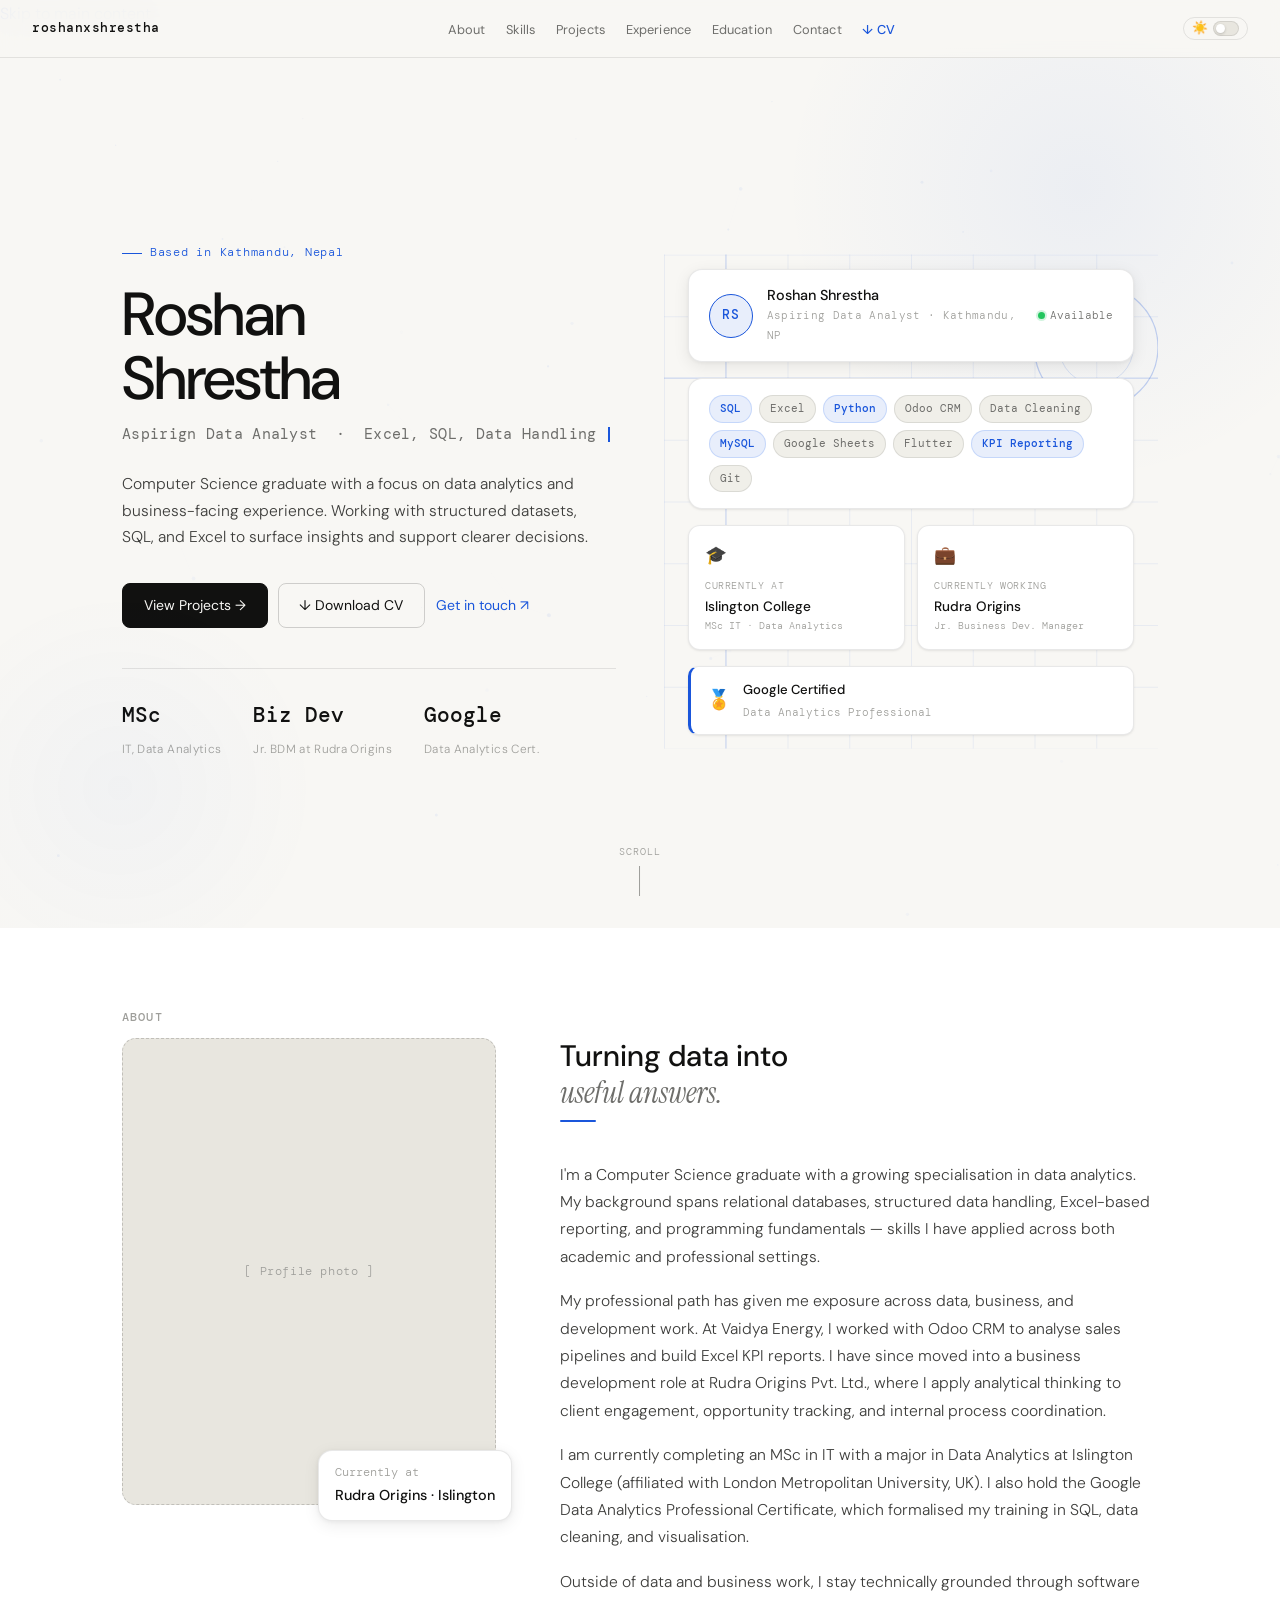
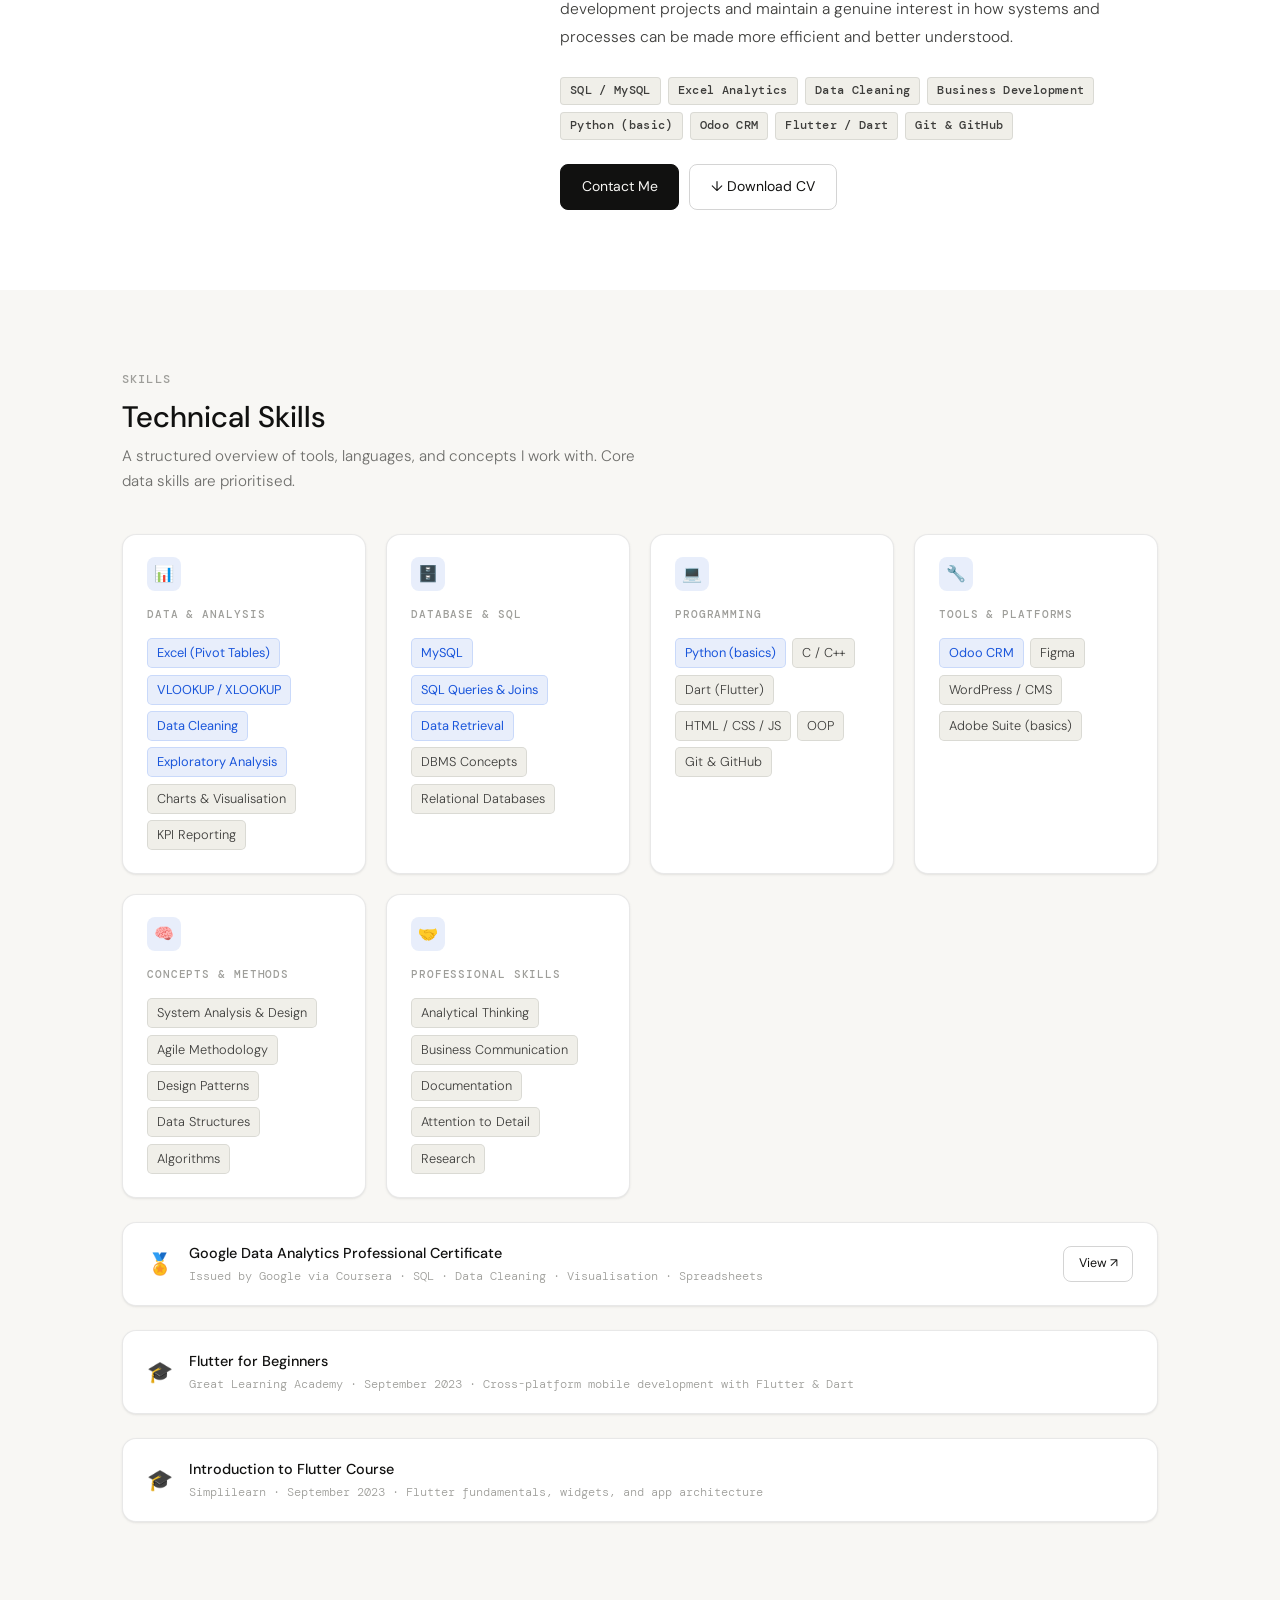
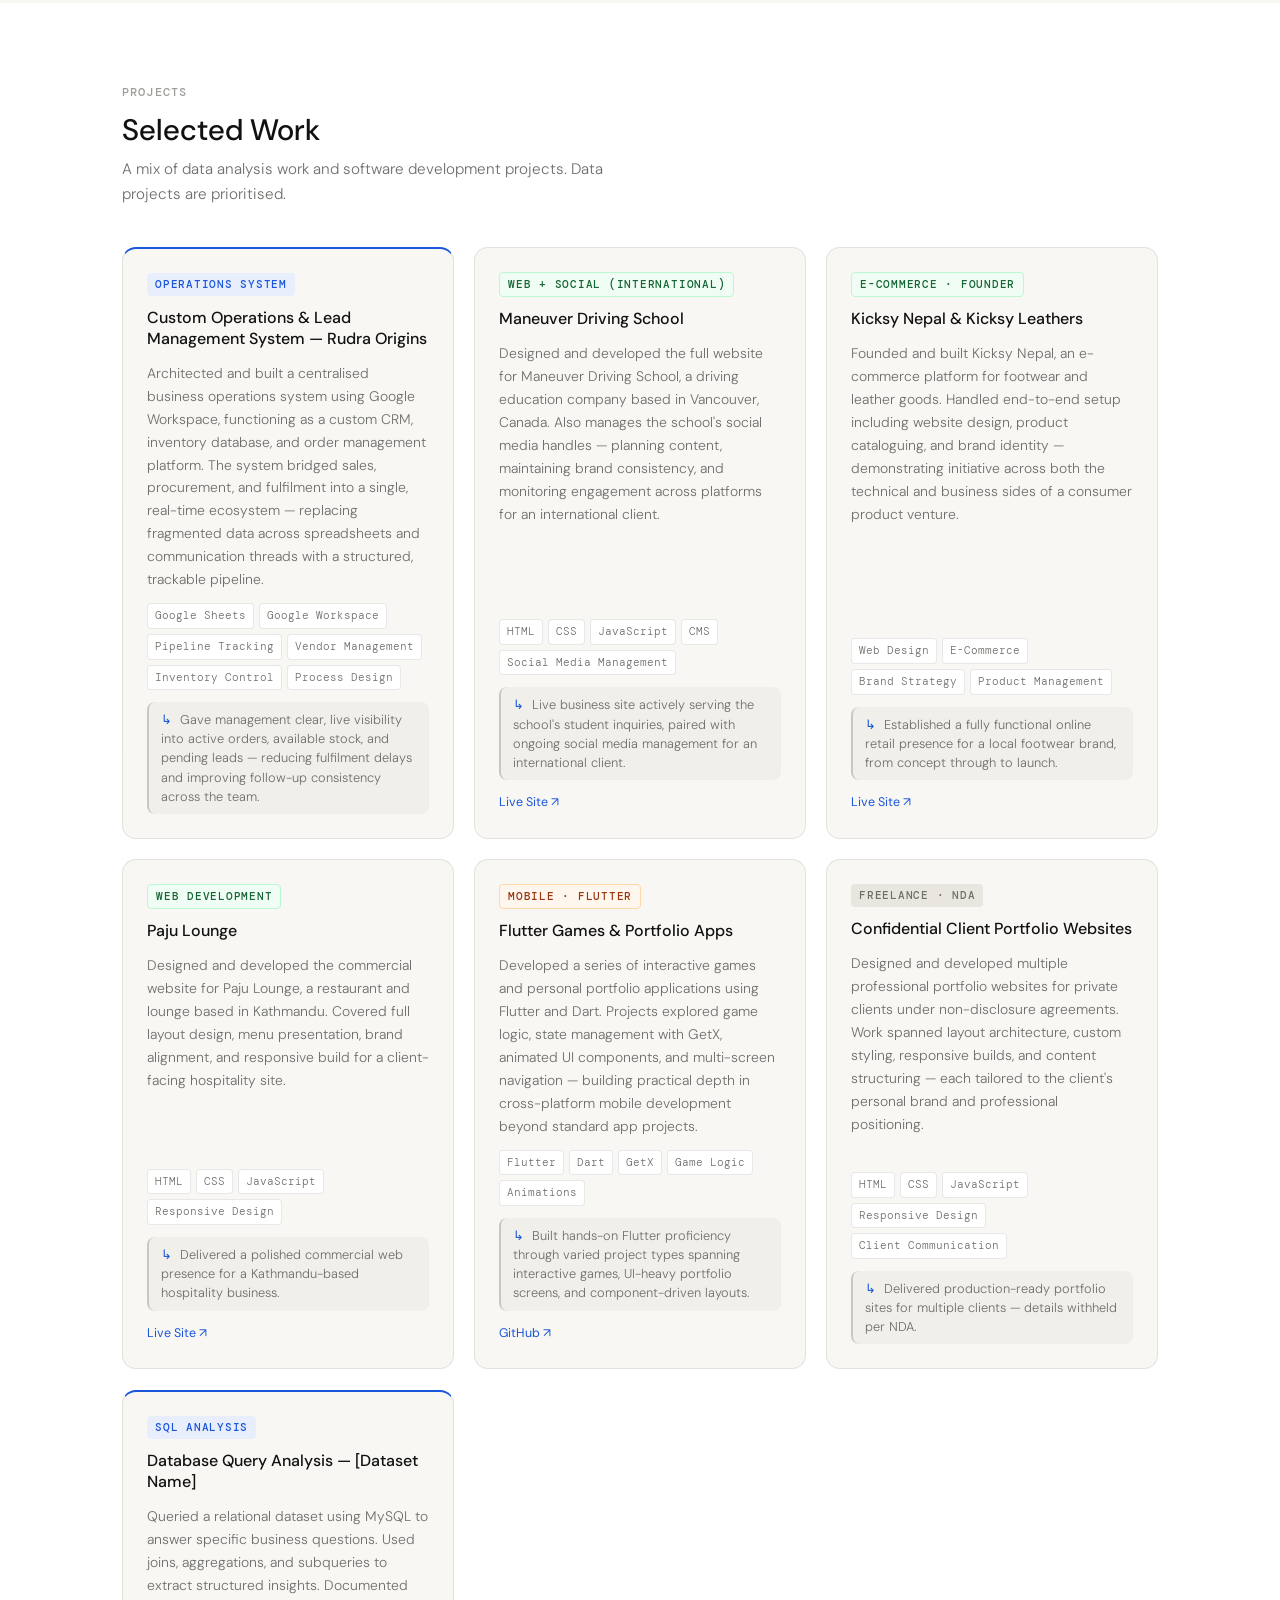
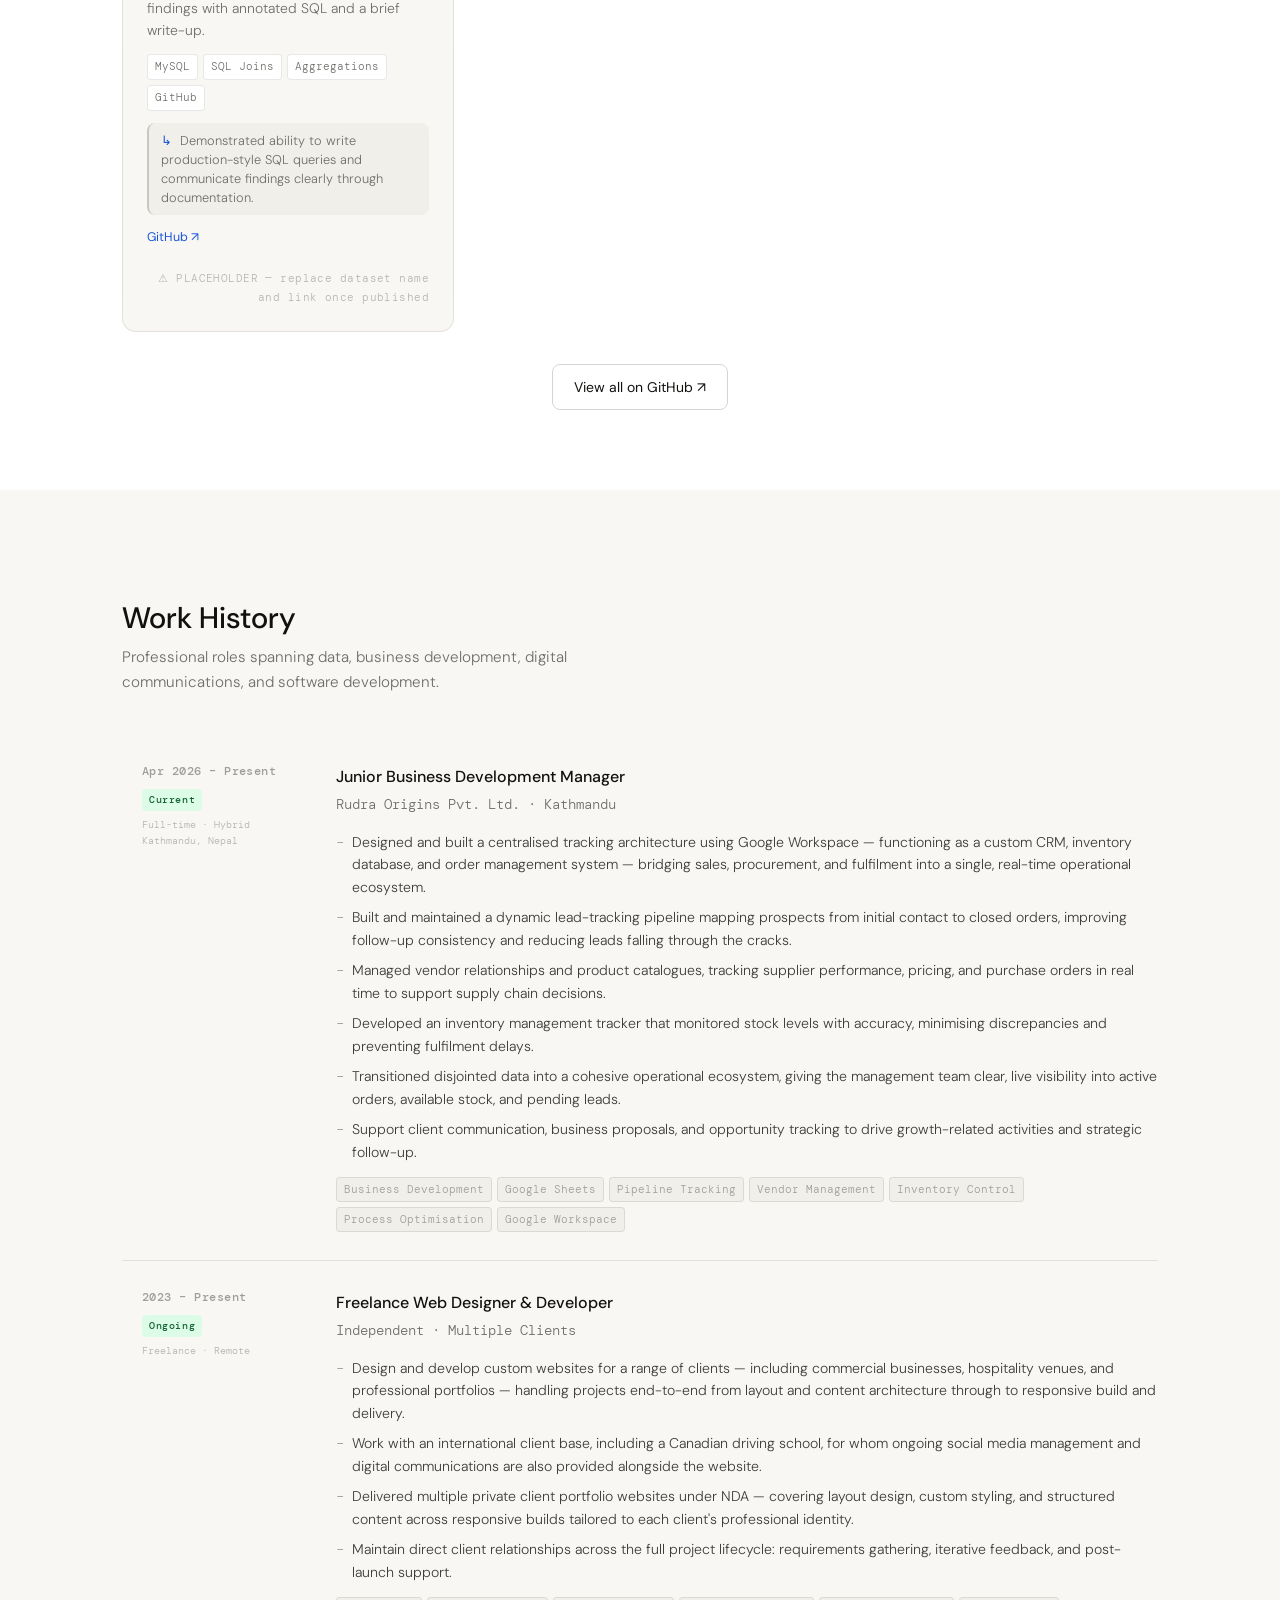
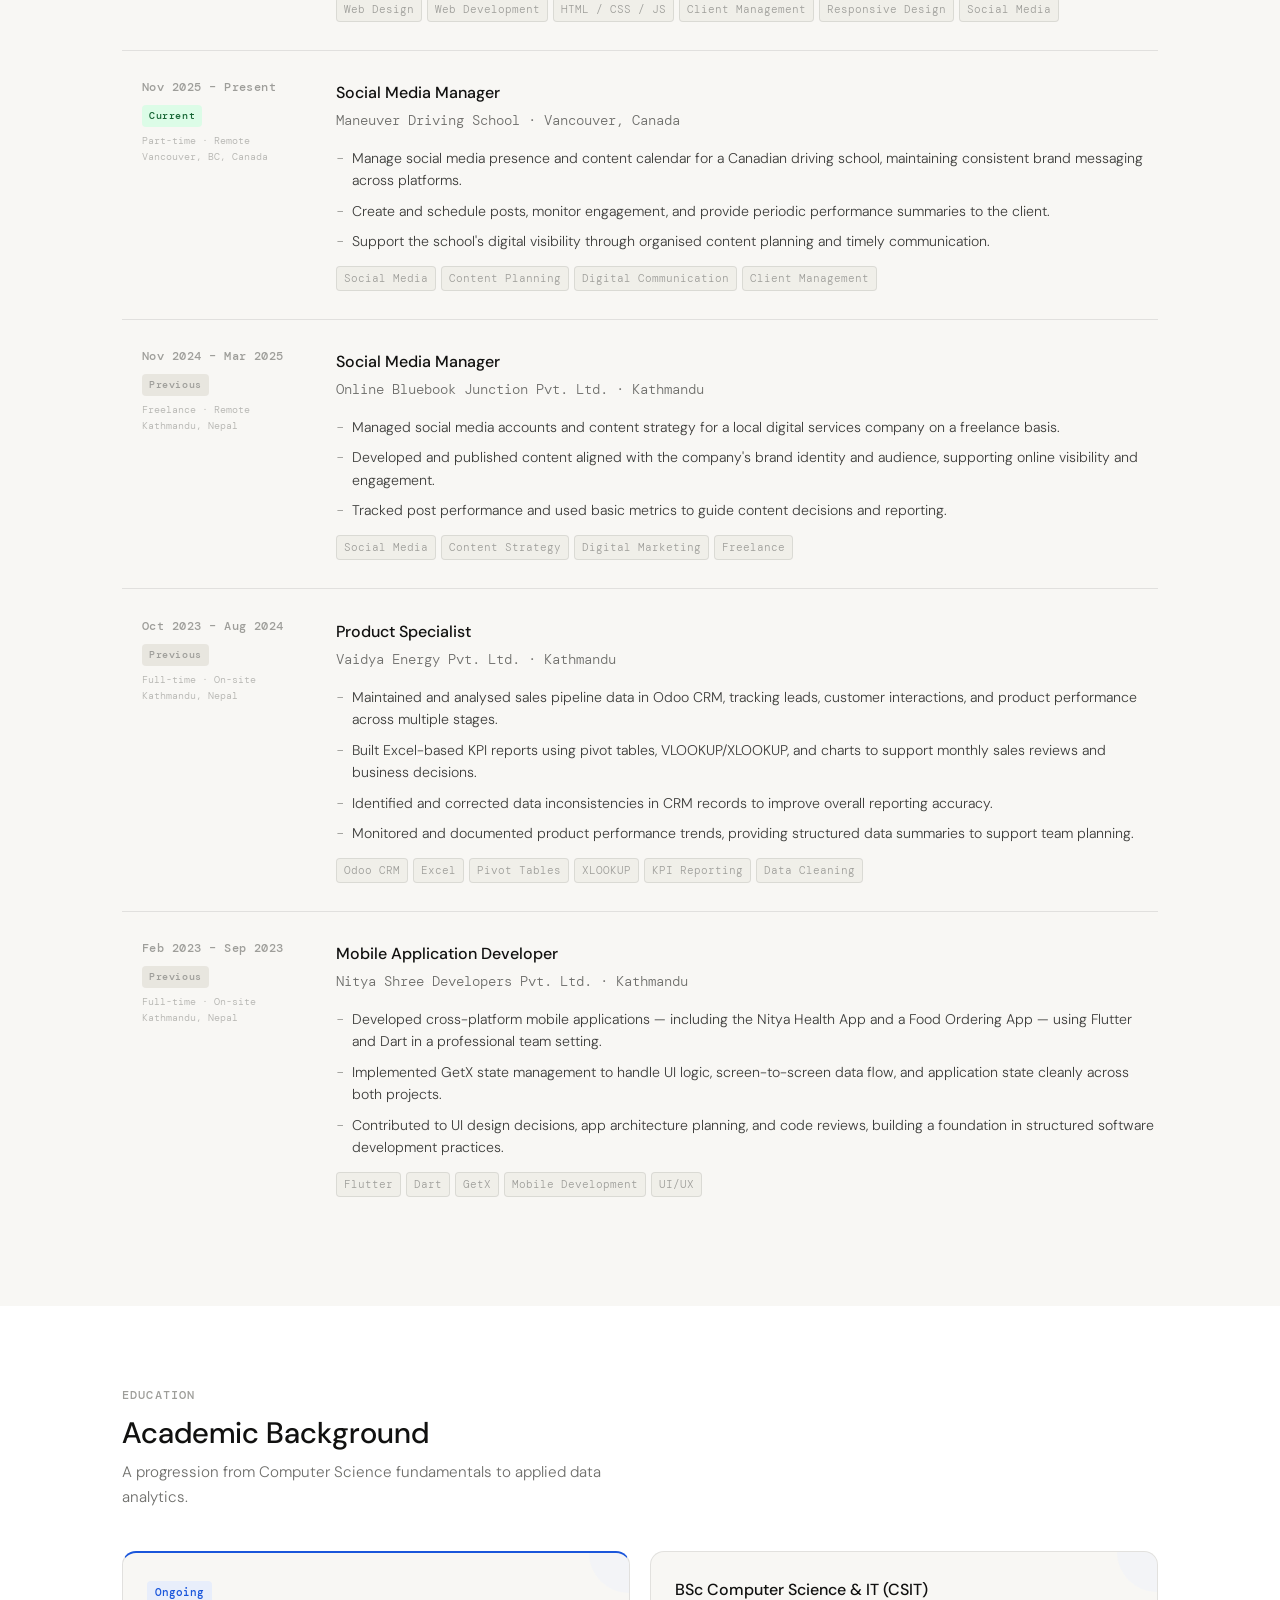
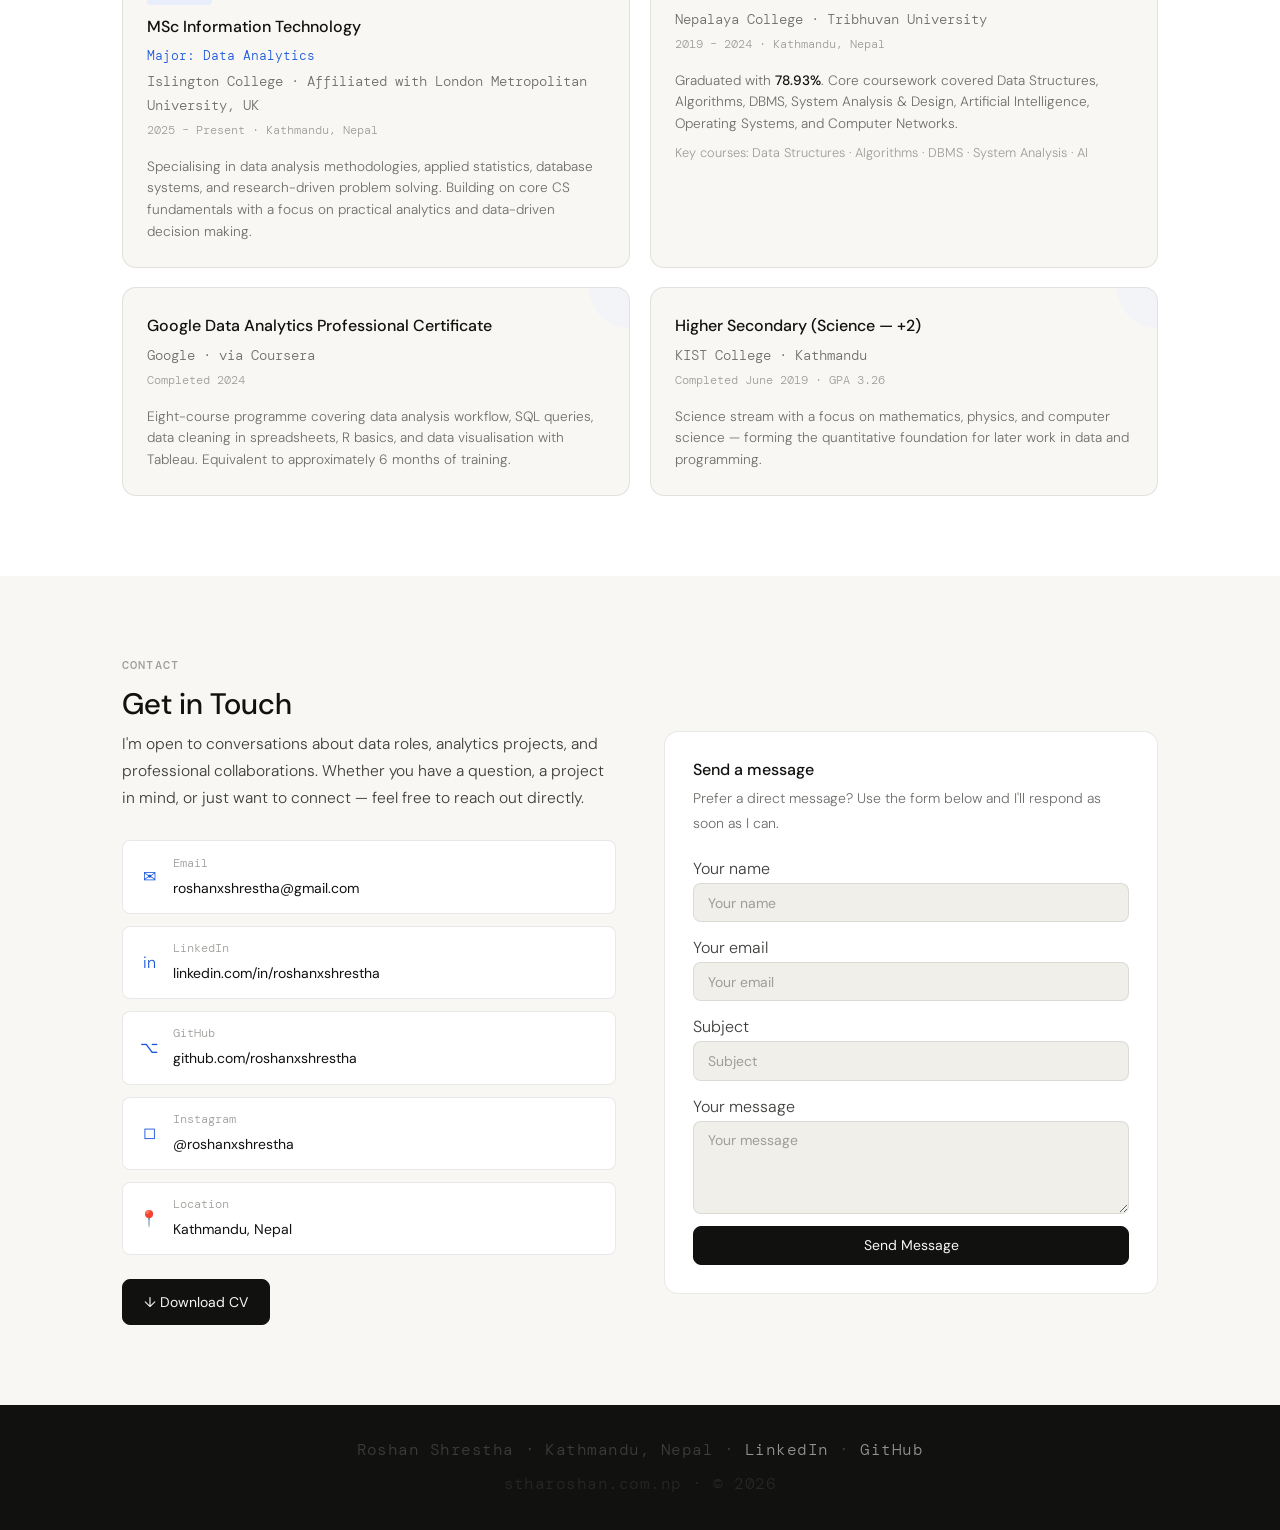
<file: index.html>
<!doctype html>
<html lang="en" data-theme="light">
  <head>
    <meta charset="UTF-8" />
    <meta name="viewport" content="width=device-width, initial-scale=1.0" />

    <!-- ═══ PRIMARY SEO META ═══ -->
    <title>Roshan Shrestha | Aspiring Data Analyst in Kathmandu, Nepal</title>
    <meta
      name="description"
      content="Roshan Shrestha is a Data Analyst based in Kathmandu, Nepal. BSc CSIT graduate, MSc IT (Data Analytics) at Islington College. Skilled in SQL, Excel, Python, and data-driven problem solving. Junior Business Development Manager at Rudra Origins."
    />
    <meta
      name="keywords"
      content="Roshan Shrestha, Data Analyst Nepal, Data Analyst Kathmandu, Roshan Shrestha Kathmandu, roshanxshrestha, stharoshan, SQL analyst Nepal, Excel analyst Nepal, Islington College data analytics, BSc CSIT Nepal, data analyst portfolio Nepal, junior business development manager Nepal"
    />
    <meta name="author" content="Roshan Shrestha" />
    <meta
      name="robots"
      content="index, follow, max-image-preview:large, max-snippet:-1, max-video-preview:-1"
    />
    <meta
      name="theme-color"
      content="#f8f7f4"
      media="(prefers-color-scheme: light)"
    />
    <meta
      name="theme-color"
      content="#16151a"
      media="(prefers-color-scheme: dark)"
    />
    <link rel="canonical" href="https://stharoshan.com.np/" />

    <!-- ═══ OPEN GRAPH ═══ -->
    <meta property="og:type" content="profile" />
    <meta
      property="og:title"
      content="Roshan Shrestha | Data Analyst in Kathmandu, Nepal"
    />
    <meta
      property="og:description"
      content="Data Analyst based in Kathmandu — SQL, Excel, Data Handling & Programming. MSc IT (Data Analytics), Islington College. Google Data Analytics Certificate."
    />
    <meta
      property="og:image"
      content="https://stharoshan.com.np/assets/images/og-preview.png"
    />
    <meta property="og:image:width" content="1200" />
    <meta property="og:image:height" content="630" />
    <meta
      property="og:image:alt"
      content="Roshan Shrestha — Data Analyst, Kathmandu Nepal"
    />
    <meta property="og:url" content="https://stharoshan.com.np/" />
    <meta property="og:site_name" content="Roshan Shrestha Portfolio" />
    <meta property="og:locale" content="en_NP" />
    <meta property="profile:first_name" content="Roshan" />
    <meta property="profile:last_name" content="Shrestha" />
    <meta property="profile:username" content="roshanxshrestha" />

    <!-- ═══ TWITTER / X CARD ═══ -->
    <meta name="twitter:card" content="summary_large_image" />
    <meta
      name="twitter:title"
      content="Roshan Shrestha | Data Analyst in Kathmandu, Nepal"
    />
    <meta
      name="twitter:description"
      content="Data Analyst — SQL, Excel & Programming. MSc IT (Data Analytics) at Islington College, Kathmandu."
    />
    <meta
      name="twitter:image"
      content="https://stharoshan.com.np/assets/images/og-preview.png"
    />
    <meta name="twitter:image:alt" content="Roshan Shrestha — Data Analyst" />

    <!-- ═══ GEO / NEPAL TARGETING ═══ -->
    <meta name="geo.region" content="NP-BA" />
    <meta name="geo.placename" content="Kathmandu, Bagmati Province, Nepal" />
    <meta name="geo.position" content="27.7172;85.3240" />
    <meta name="ICBM" content="27.7172, 85.3240" />

    <!-- ═══ STRUCTURED DATA — Person (JSON-LD) ═══ -->
    <script type="application/ld+json">
      {
        "@context": "https://schema.org",
        "@type": "Person",
        "name": "Roshan Shrestha",
        "alternateName": [
          "roshanxshrestha",
          "stharoshan",
          "Roshan Shrestha Data Analyst"
        ],
        "url": "https://stharoshan.com.np",
        "image": "https://stharoshan.com.np/assets/images/roshan-shrestha.jpg",
        "sameAs": [
          "https://www.linkedin.com/in/roshanxshrestha/",
          "https://github.com/roshanxshrestha",
          "https://www.instagram.com/roshanxshrestha/"
        ],
        "jobTitle": "Data Analyst",
        "description": "Data Analyst based in Kathmandu, Nepal. Computer Science graduate with a focus on SQL, Excel, and data-driven problem solving. Currently pursuing MSc IT in Data Analytics at Islington College and working as Junior Business Development Manager at Rudra Origins.",
        "email": "roshanxshrestha@gmail.com",
        "address": {
          "@type": "PostalAddress",
          "addressLocality": "Kathmandu",
          "addressRegion": "Bagmati Province",
          "addressCountry": "NP"
        },
        "worksFor": {
          "@type": "Organization",
          "name": "Rudra Origins Pvt. Ltd.",
          "address": {
            "@type": "PostalAddress",
            "addressLocality": "Kathmandu",
            "addressCountry": "NP"
          }
        },
        "alumniOf": [
          {
            "@type": "CollegeOrUniversity",
            "name": "Islington College",
            "url": "https://islington.edu.np",
            "address": {
              "@type": "PostalAddress",
              "addressLocality": "Kathmandu",
              "addressCountry": "NP"
            }
          },
          {
            "@type": "CollegeOrUniversity",
            "name": "Tribhuvan University",
            "url": "https://tu.edu.np",
            "address": {
              "@type": "PostalAddress",
              "addressLocality": "Kathmandu",
              "addressCountry": "NP"
            }
          }
        ],
        "knowsAbout": [
          "Data Analysis",
          "SQL",
          "MySQL",
          "Microsoft Excel",
          "Python",
          "Data Cleaning",
          "KPI Reporting",
          "Business Development",
          "Flutter",
          "Odoo CRM",
          "Data Analytics"
        ],
        "hasCredential": [
          {
            "@type": "EducationalOccupationalCredential",
            "name": "MSc Information Technology (Data Analytics)",
            "credentialCategory": "degree",
            "recognizedBy": {
              "@type": "CollegeOrUniversity",
              "name": "London Metropolitan University, UK"
            }
          },
          {
            "@type": "EducationalOccupationalCredential",
            "name": "BSc Computer Science and Information Technology (CSIT)",
            "credentialCategory": "degree",
            "recognizedBy": {
              "@type": "CollegeOrUniversity",
              "name": "Tribhuvan University"
            }
          },
          {
            "@type": "EducationalOccupationalCredential",
            "name": "Google Data Analytics Professional Certificate",
            "credentialCategory": "certificate",
            "recognizedBy": { "@type": "Organization", "name": "Google" }
          }
        ]
      }
    </script>

    <!-- ═══ STRUCTURED DATA — WebSite + SearchAction ═══ -->
    <script type="application/ld+json">
      {
        "@context": "https://schema.org",
        "@type": "WebSite",
        "name": "Roshan Shrestha Portfolio",
        "url": "https://stharoshan.com.np",
        "description": "Portfolio of Roshan Shrestha — Data Analyst in Kathmandu, Nepal",
        "author": { "@type": "Person", "name": "Roshan Shrestha" },
        "inLanguage": "en",
        "copyrightYear": "2026",
        "potentialAction": {
          "@type": "SearchAction",
          "target": {
            "@type": "EntryPoint",
            "urlTemplate": "https://stharoshan.com.np/#contact"
          },
          "query-input": "required name=search_term_string"
        }
      }
    </script>

    <!-- ═══ STRUCTURED DATA — BreadcrumbList ═══ -->
    <script type="application/ld+json">
      {
        "@context": "https://schema.org",
        "@type": "BreadcrumbList",
        "itemListElement": [
          {
            "@type": "ListItem",
            "position": 1,
            "name": "Home",
            "item": "https://stharoshan.com.np/"
          },
          {
            "@type": "ListItem",
            "position": 2,
            "name": "About",
            "item": "https://stharoshan.com.np/#about"
          },
          {
            "@type": "ListItem",
            "position": 3,
            "name": "Skills",
            "item": "https://stharoshan.com.np/#skills"
          },
          {
            "@type": "ListItem",
            "position": 4,
            "name": "Projects",
            "item": "https://stharoshan.com.np/#projects"
          },
          {
            "@type": "ListItem",
            "position": 5,
            "name": "Experience",
            "item": "https://stharoshan.com.np/#experience"
          },
          {
            "@type": "ListItem",
            "position": 6,
            "name": "Education",
            "item": "https://stharoshan.com.np/#education"
          },
          {
            "@type": "ListItem",
            "position": 7,
            "name": "Contact",
            "item": "https://stharoshan.com.np/#contact"
          }
        ]
      }
    </script>

    <!-- ═══ FAVICONS ═══ -->
    <link
      rel="icon"
      href="./assets/images/favicon/favicon.ico"
      type="image/x-icon"
    />
    <link
      rel="icon"
      href="./assets/images/favicon/favicon-96x96.png"
      sizes="96x96"
      type="image/png"
    />
    <link
      rel="icon"
      href="./assets/images/favicon-96x96.png"
      sizes="96x96"
      type="image/png"
    />
    <link
      rel="apple-touch-icon"
      href="./assets/images/favicon/apple-touch-icon.png"
      sizes="180x180"
    />
    <link rel="manifest" href="./site.webmanifest" />

    <!-- ═══ FONTS ═══ -->
    <link rel="preconnect" href="https://fonts.googleapis.com" />
    <link rel="preconnect" href="https://fonts.gstatic.com" crossorigin />
    <link
      rel="preload"
      as="style"
      href="https://fonts.googleapis.com/css2?family=DM+Mono:ital,wght@0,400;0,500&family=Instrument+Serif:ital@1&family=DM+Sans:opsz,wght@9..40,300;9..40,400;9..40,500&display=swap"
    />
    <link
      href="https://fonts.googleapis.com/css2?family=DM+Mono:ital,wght@0,400;0,500&family=Instrument+Serif:ital@1&family=DM+Sans:opsz,wght@9..40,300;9..40,400;9..40,500&display=swap"
      rel="stylesheet"
    />

    <!-- ═══ STYLESHEETS ═══ -->
    <link rel="stylesheet" href="./assets/css/style.css" />
    <link rel="stylesheet" href="./assets/css/animations.css" />

    <!-- ═══ THEME INIT — must be before paint ═══ -->
    <script>
      (function () {
        try {
          var s = localStorage.getItem("rs-theme");
          var m = window.matchMedia("(prefers-color-scheme: dark)").matches
            ? "dark"
            : "light";
          document.documentElement.setAttribute("data-theme", s || m);
        } catch (e) {
          document.documentElement.setAttribute("data-theme", "light");
        }
      })();
    </script>
  </head>
  <body>
    <!-- ── PAGE LOADER ─────────────────────────────────────── -->
    <div id="page-loader" role="status" aria-label="Loading portfolio">
      <div class="loader-name" aria-hidden="true">roshanxshrestha</div>
      <div class="loader-bar" aria-hidden="true">
        <div class="loader-bar-fill"></div>
      </div>
    </div>

    <!-- ── SCROLL PROGRESS ────────────────────────────────── -->
    <div
      id="scroll-progress"
      aria-hidden="true"
      role="progressbar"
      aria-valuemin="0"
      aria-valuemax="100"
    ></div>

    <!-- ── CUSTOM CURSOR (desktop only, hidden via CSS on touch) ── -->
    <div id="cursor-dot" aria-hidden="true"></div>
    <div id="cursor-ring" aria-hidden="true"></div>

    <!-- ── SKIP TO CONTENT (accessibility) ───────────────── -->
    <a href="#about" class="skip-link">Skip to main content</a>

    <!-- ══════════════════════════════
     NAVIGATION
══════════════════════════════ -->
    <nav role="navigation" aria-label="Main navigation">
      <div class="nav-inner">
        <a href="#home" class="nav-logo" aria-label="Roshan Shrestha — Home"
          >roshanxshrestha</a
        >

        <ul class="nav-links" role="list">
          <li><a href="#about">About</a></li>
          <li><a href="#skills">Skills</a></li>
          <li><a href="#projects">Projects</a></li>
          <li><a href="#experience">Experience</a></li>
          <li><a href="#education">Education</a></li>
          <li><a href="#contact">Contact</a></li>
          <li>
            <a
              href="./assets/pdf/RoshanShrestha_CV.pdf"
              target="_blank"
              rel="noopener noreferrer"
              class="nav-cv-link"
              aria-label="Download CV (opens PDF)"
              >↓ CV</a
            >
          </li>
        </ul>

        <button
          class="theme-toggle"
          id="themeToggle"
          aria-label="Switch to dark mode"
          type="button"
        >
          <span class="toggle-icon" id="toggleIcon" aria-hidden="true">☀️</span>
          <div class="toggle-track" aria-hidden="true">
            <div class="toggle-knob"></div>
          </div>
        </button>

        <button
          class="nav-burger"
          id="navBurger"
          aria-label="Open navigation menu"
          aria-expanded="false"
          aria-controls="navDrawer"
          type="button"
        >
          <span></span><span></span><span></span>
        </button>
      </div>
    </nav>

    <!-- Mobile drawer — theme toggle row included -->
    <nav
      class="nav-drawer"
      id="navDrawer"
      aria-label="Mobile navigation"
      aria-hidden="true"
    >
      <a href="#about">About</a>
      <a href="#skills">Skills</a>
      <a href="#projects">Projects</a>
      <a href="#experience">Experience</a>
      <a href="#education">Education</a>
      <a href="#contact">Contact</a>
      <a
        href="./assets/pdf/RoshanShrestha_CV.pdf"
        target="_blank"
        rel="noopener noreferrer"
        style="color: var(--accent); font-weight: 500"
        >↓ Download CV</a
      >
      <div class="drawer-theme-row">
        <span class="drawer-theme-label">Switch Theme</span>
        <button
          class="theme-toggle-drawer"
          id="themeToggleMobile"
          aria-label="Toggle theme"
          type="button"
        >
          <span
            class="toggle-icon-mobile"
            id="toggleIconMobile"
            aria-hidden="true"
            >☀️</span
          >
          <div class="toggle-track" aria-hidden="true">
            <div class="toggle-knob"></div>
          </div>
        </button>
      </div>
    </nav>

    <!-- ══════════════════════════════
     HERO
══════════════════════════════ -->
    <section id="home" aria-labelledby="hero-name">
      <canvas id="hero-canvas" aria-hidden="true"></canvas>
      <div class="container">
        <div class="hero-grid">
          <!-- ── LEFT: content ── -->
          <div class="hero-left">
            <p class="hero-mono">Based in Kathmandu, Nepal</p>
            <h1 class="hero-name" id="hero-name">Roshan<br />Shrestha</h1>
            <p
              class="hero-title"
              aria-label="Data Analyst — Excel, SQL, Data Handling and Programming"
            >
              Aspirign Data Analyst &nbsp;·&nbsp; Excel, SQL, Data Handling
              &amp; Programming
            </p>

            <p class="hero-desc">
              Computer Science graduate with a focus on data analytics and
              business-facing experience. Working with structured datasets, SQL,
              and Excel to surface insights and support clearer decisions.
            </p>

            <div class="hero-ctas">
              <a href="#projects" class="btn btn-primary">View Projects →</a>
              <a
                href="./assets/pdf/RoshanShrestha_CV.pdf"
                target="_blank"
                rel="noopener noreferrer"
                class="btn btn-outline"
                >↓ Download CV</a
              >
              <a href="#contact" class="btn btn-ghost">Get in touch ↗</a>
            </div>

            <div class="hero-stats" aria-label="Key credentials">
              <div class="stat-item">
                <span class="stat-num">MSc</span>
                <span class="stat-label">IT, Data Analytics</span>
              </div>
              <div class="stat-item">
                <span class="stat-num">Biz Dev</span>
                <span class="stat-label">Jr. BDM at Rudra Origins</span>
              </div>
              <div class="stat-item">
                <span class="stat-num">Google</span>
                <span class="stat-label">Data Analytics Cert.</span>
              </div>
            </div>
          </div>

          <!-- ── RIGHT: visual panel ── -->
          <div class="hero-right" aria-hidden="true">
            <!-- Profile card -->
            <div class="hero-card hero-card-profile">
              <div class="hero-avatar">RS</div>
              <div>
                <div class="hero-card-name">Roshan Shrestha</div>
                <div class="hero-card-role">
                  Aspiring Data Analyst · Kathmandu, NP
                </div>
              </div>
              <div class="hero-card-status">
                <span class="hero-status-dot"></span>Available
              </div>
            </div>

            <!-- Skill pill cluster -->
            <div class="hero-pill-cluster">
              <span class="hero-pill hero-pill-accent">SQL</span>
              <span class="hero-pill">Excel</span>
              <span class="hero-pill hero-pill-accent">Python</span>
              <span class="hero-pill">Odoo CRM</span>
              <span class="hero-pill">Data Cleaning</span>
              <span class="hero-pill hero-pill-accent">MySQL</span>
              <span class="hero-pill">Google Sheets</span>
              <span class="hero-pill">Flutter</span>
              <span class="hero-pill hero-pill-accent">KPI Reporting</span>
              <span class="hero-pill">Git</span>
            </div>

            <!-- Mini stat cards -->
            <div class="hero-mini-cards">
              <div class="hero-mini-card">
                <div class="hero-mini-icon">🎓</div>
                <div class="hero-mini-label">Currently at</div>
                <div class="hero-mini-val">Islington College</div>
                <div class="hero-mini-sub">MSc IT · Data Analytics</div>
              </div>
              <div class="hero-mini-card">
                <div class="hero-mini-icon">💼</div>
                <div class="hero-mini-label">Currently working</div>
                <div class="hero-mini-val">Rudra Origins</div>
                <div class="hero-mini-sub">Jr. Business Dev. Manager</div>
              </div>
            </div>

            <!-- Floating credential badge -->
            <div class="hero-badge-float">
              <span class="hero-badge-icon">🏅</span>
              <div>
                <div class="hero-badge-title">Google Certified</div>
                <div class="hero-badge-sub">Data Analytics Professional</div>
              </div>
            </div>

            <!-- Decorative grid lines (SVG) -->
            <svg
              class="hero-grid-svg"
              viewBox="0 0 320 320"
              xmlns="http://www.w3.org/2000/svg"
              aria-hidden="true"
            >
              <defs>
                <pattern
                  id="heroGrid"
                  x="0"
                  y="0"
                  width="40"
                  height="40"
                  patternUnits="userSpaceOnUse"
                >
                  <path
                    d="M 40 0 L 0 0 0 40"
                    fill="none"
                    stroke="currentColor"
                    stroke-width="0.5"
                    opacity="0.18"
                  />
                </pattern>
              </defs>
              <rect width="320" height="320" fill="url(#heroGrid)" />
              <!-- Accent circle -->
              <circle
                cx="280"
                cy="60"
                r="40"
                fill="none"
                stroke="currentColor"
                stroke-width="0.8"
                opacity="0.25"
              />
              <circle
                cx="280"
                cy="60"
                r="24"
                fill="none"
                stroke="currentColor"
                stroke-width="0.5"
                opacity="0.18"
              />
              <circle
                cx="280"
                cy="60"
                r="8"
                fill="currentColor"
                opacity="0.12"
              />
              <!-- Cross-hairs -->
              <line
                x1="40"
                y1="0"
                x2="40"
                y2="320"
                stroke="currentColor"
                stroke-width="1"
                opacity="0.12"
              />
              <line
                x1="0"
                y1="80"
                x2="320"
                y2="80"
                stroke="currentColor"
                stroke-width="1"
                opacity="0.12"
              />
            </svg>
          </div>
        </div>
      </div>

      <div class="scroll-hint" aria-hidden="true">
        <span>scroll</span>
        <div class="scroll-line"></div>
      </div>
    </section>

    <!-- ══════════════════════════════
     ABOUT
══════════════════════════════ -->
    <main id="main-content">
      <section id="about" aria-labelledby="about-heading">
        <div class="container">
          <span class="section-eyebrow">About</span>
          <div class="about-grid">
            <div class="about-photo-wrap">
              <!--
          REPLACE with your actual photo:
          <img src="./assets/images/roshan-shrestha.jpg"
               alt="Roshan Shrestha — Data Analyst based in Kathmandu, Nepal"
               class="about-photo" width="400" height="500" loading="eager">
        -->
              <div
                class="about-photo-placeholder"
                role="img"
                aria-label="Profile photo placeholder"
              >
                [ Profile photo ]
              </div>
              <div class="about-badge" aria-hidden="true">
                <div class="about-badge-label">Currently at</div>
                <div class="about-badge-value">Rudra Origins · Islington</div>
              </div>
            </div>

            <div class="about-text">
              <h2 class="section-heading" id="about-heading">
                Turning data into<br />
                <em
                  style="
                    font-family: &quot;Instrument Serif&quot;, Georgia, serif;
                    font-style: italic;
                    font-weight: 400;
                    color: var(--ink-3);
                  "
                  >useful answers.</em
                >
              </h2>
              <div class="section-divider" aria-hidden="true"></div>

              <p>
                I'm a Computer Science graduate with a growing specialisation in
                data analytics. My background spans relational databases,
                structured data handling, Excel-based reporting, and programming
                fundamentals — skills I have applied across both academic and
                professional settings.
              </p>

              <p>
                My professional path has given me exposure across data,
                business, and development work. At Vaidya Energy, I worked with
                Odoo CRM to analyse sales pipelines and build Excel KPI reports.
                I have since moved into a business development role at Rudra
                Origins Pvt. Ltd., where I apply analytical thinking to client
                engagement, opportunity tracking, and internal process
                coordination.
              </p>

              <p>
                I am currently completing an MSc in IT with a major in Data
                Analytics at Islington College (affiliated with London
                Metropolitan University, UK). I also hold the Google Data
                Analytics Professional Certificate, which formalised my training
                in SQL, data cleaning, and visualisation.
              </p>

              <p>
                Outside of data and business work, I stay technically grounded
                through software development projects and maintain a genuine
                interest in how systems and processes can be made more efficient
                and better understood.
              </p>

              <div class="about-pills" aria-label="Key skills">
                <span class="pill">SQL / MySQL</span>
                <span class="pill">Excel Analytics</span>
                <span class="pill">Data Cleaning</span>
                <span class="pill">Business Development</span>
                <span class="pill">Python (basic)</span>
                <span class="pill">Odoo CRM</span>
                <span class="pill">Flutter / Dart</span>
                <span class="pill">Git &amp; GitHub</span>
              </div>

              <div style="display: flex; gap: 10px; flex-wrap: wrap">
                <a href="#contact" class="btn btn-primary">Contact Me</a>
                <a
                  href="./assets/pdf/RoshanShrestha_CV.pdf"
                  target="_blank"
                  rel="noopener noreferrer"
                  class="btn btn-outline"
                  >↓ Download CV</a
                >
              </div>
            </div>
          </div>
        </div>
      </section>

      <!-- ══════════════════════════════
     SKILLS
══════════════════════════════ -->
      <section id="skills" aria-labelledby="skills-heading">
        <div class="container">
          <span class="section-eyebrow">Skills</span>
          <h2 class="section-heading" id="skills-heading">Technical Skills</h2>
          <p class="section-sub">
            A structured overview of tools, languages, and concepts I work with.
            Core data skills are prioritised.
          </p>

          <div
            class="skills-grid dynamic-container"
            role="list"
            aria-label="Skill categories"
          >
            <div class="skill-category" role="listitem">
              <div class="skill-cat-icon" aria-hidden="true">📊</div>
              <div class="skill-cat-name">Data &amp; Analysis</div>
              <div class="skill-tags">
                <span class="skill-tag primary">Excel (Pivot Tables)</span>
                <span class="skill-tag primary">VLOOKUP / XLOOKUP</span>
                <span class="skill-tag primary">Data Cleaning</span>
                <span class="skill-tag primary">Exploratory Analysis</span>
                <span class="skill-tag">Charts &amp; Visualisation</span>
                <span class="skill-tag">KPI Reporting</span>
              </div>
            </div>

            <div class="skill-category" role="listitem">
              <div class="skill-cat-icon" aria-hidden="true">🗄️</div>
              <div class="skill-cat-name">Database &amp; SQL</div>
              <div class="skill-tags">
                <span class="skill-tag primary">MySQL</span>
                <span class="skill-tag primary">SQL Queries &amp; Joins</span>
                <span class="skill-tag primary">Data Retrieval</span>
                <span class="skill-tag">DBMS Concepts</span>
                <span class="skill-tag">Relational Databases</span>
              </div>
            </div>

            <div class="skill-category" role="listitem">
              <div class="skill-cat-icon" aria-hidden="true">💻</div>
              <div class="skill-cat-name">Programming</div>
              <div class="skill-tags">
                <span class="skill-tag primary">Python (basics)</span>
                <span class="skill-tag">C / C++</span>
                <span class="skill-tag">Dart (Flutter)</span>
                <span class="skill-tag">HTML / CSS / JS</span>
                <span class="skill-tag">OOP</span>
                <span class="skill-tag">Git &amp; GitHub</span>
              </div>
            </div>

            <div class="skill-category" role="listitem">
              <div class="skill-cat-icon" aria-hidden="true">🔧</div>
              <div class="skill-cat-name">Tools &amp; Platforms</div>
              <div class="skill-tags">
                <span class="skill-tag primary">Odoo CRM</span>
                <span class="skill-tag">Figma</span>
                <span class="skill-tag">WordPress / CMS</span>
                <span class="skill-tag">Adobe Suite (basics)</span>
              </div>
            </div>

            <div class="skill-category" role="listitem">
              <div class="skill-cat-icon" aria-hidden="true">🧠</div>
              <div class="skill-cat-name">Concepts &amp; Methods</div>
              <div class="skill-tags">
                <span class="skill-tag">System Analysis &amp; Design</span>
                <span class="skill-tag">Agile Methodology</span>
                <span class="skill-tag">Design Patterns</span>
                <span class="skill-tag">Data Structures</span>
                <span class="skill-tag">Algorithms</span>
              </div>
            </div>

            <div class="skill-category" role="listitem">
              <div class="skill-cat-icon" aria-hidden="true">🤝</div>
              <div class="skill-cat-name">Professional Skills</div>
              <div class="skill-tags">
                <span class="skill-tag">Analytical Thinking</span>
                <span class="skill-tag">Business Communication</span>
                <span class="skill-tag">Documentation</span>
                <span class="skill-tag">Attention to Detail</span>
                <span class="skill-tag">Research</span>
              </div>
            </div>
          </div>

          <!-- Certifications — dynamically populated by sheets.js; static content is fallback -->
          <div class="certs-container">
            <div class="cert-strip reveal">
              <div class="cert-icon" aria-hidden="true">🏅</div>
              <div class="cert-text">
                <div class="cert-name">
                  Google Data Analytics Professional Certificate
                </div>
                <div class="cert-by">
                  Issued by Google via Coursera · SQL · Data Cleaning ·
                  Visualisation · Spreadsheets
                </div>
              </div>
              <a
                href="https://coursera.org/share/fb87bea2c4a04ebb0ed3ba315339a1a9"
                target="_blank"
                rel="noopener noreferrer"
                class="btn btn-outline"
                aria-label="View Google Data Analytics Certificate (opens Coursera)"
                style="
                  font-size: 0.78rem;
                  padding: 0.4rem 0.9rem;
                  flex-shrink: 0;
                "
                >View ↗</a
              >
            </div>

            <div class="cert-strip reveal">
              <div class="cert-icon" aria-hidden="true">🎓</div>
              <div class="cert-text">
                <div class="cert-name">Flutter for Beginners</div>
                <div class="cert-by">
                  Great Learning Academy · September 2023 · Cross-platform
                  mobile development with Flutter &amp; Dart
                </div>
              </div>
            </div>

            <div class="cert-strip reveal">
              <div class="cert-icon" aria-hidden="true">🎓</div>
              <div class="cert-text">
                <div class="cert-name">Introduction to Flutter Course</div>
                <div class="cert-by">
                  Simplilearn · September 2023 · Flutter fundamentals, widgets,
                  and app architecture
                </div>
              </div>
            </div>
          </div>
        </div>
      </section>

      <!-- ══════════════════════════════
     PROJECTS
══════════════════════════════ -->
      <section id="projects" aria-labelledby="projects-heading">
        <div class="container">
          <span class="section-eyebrow">Projects</span>
          <h2 class="section-heading" id="projects-heading">Selected Work</h2>
          <p class="section-sub">
            A mix of data analysis work and software development projects. Data
            projects are prioritised.
          </p>

          <div class="projects-grid" role="list" aria-label="Project portfolio">
            <!-- SYSTEM: Rudra Origins Operations -->
            <article class="project-card data" role="listitem">
              <span class="project-type-badge badge-data"
                >Operations System</span
              >
              <h3 class="project-title">
                Custom Operations &amp; Lead Management System — Rudra Origins
              </h3>
              <p class="project-summary">
                Architected and built a centralised business operations system
                using Google Workspace, functioning as a custom CRM, inventory
                database, and order management platform. The system bridged
                sales, procurement, and fulfilment into a single, real-time
                ecosystem — replacing fragmented data across spreadsheets and
                communication threads with a structured, trackable pipeline.
              </p>
              <div class="project-tools" aria-label="Tools used">
                <span class="project-tool">Google Sheets</span>
                <span class="project-tool">Google Workspace</span>
                <span class="project-tool">Pipeline Tracking</span>
                <span class="project-tool">Vendor Management</span>
                <span class="project-tool">Inventory Control</span>
                <span class="project-tool">Process Design</span>
              </div>
              <div class="project-outcome">
                Gave management clear, live visibility into active orders,
                available stock, and pending leads — reducing fulfilment delays
                and improving follow-up consistency across the team.
              </div>
            </article>

            <!-- WEB: Maneuver Driving School -->
            <article class="project-card" role="listitem">
              <span class="project-type-badge badge-web"
                >Web + Social (International)</span
              >
              <h3 class="project-title">Maneuver Driving School</h3>
              <p class="project-summary">
                Designed and developed the full website for Maneuver Driving
                School, a driving education company based in Vancouver, Canada.
                Also manages the school's social media handles — planning
                content, maintaining brand consistency, and monitoring
                engagement across platforms for an international client.
              </p>
              <div class="project-tools" aria-label="Tools used">
                <span class="project-tool">HTML</span>
                <span class="project-tool">CSS</span>
                <span class="project-tool">JavaScript</span>
                <span class="project-tool">CMS</span>
                <span class="project-tool">Social Media Management</span>
              </div>
              <div class="project-outcome">
                Live business site actively serving the school's student
                inquiries, paired with ongoing social media management for an
                international client.
              </div>
              <div class="project-links">
                <a
                  href="https://maneuverdrivingschool.ca/"
                  target="_blank"
                  rel="noopener noreferrer"
                  class="project-link"
                  >Live Site ↗</a
                >
              </div>
            </article>

            <!-- ECOMMERCE: Kicksy Nepal -->
            <article class="project-card" role="listitem">
              <span class="project-type-badge badge-web"
                >E-Commerce · Founder</span
              >
              <h3 class="project-title">Kicksy Nepal &amp; Kicksy Leathers</h3>
              <p class="project-summary">
                Founded and built Kicksy Nepal, an e-commerce platform for
                footwear and leather goods. Handled end-to-end setup including
                website design, product cataloguing, and brand identity —
                demonstrating initiative across both the technical and business
                sides of a consumer product venture.
              </p>
              <div class="project-tools" aria-label="Tools used">
                <span class="project-tool">Web Design</span>
                <span class="project-tool">E-Commerce</span>
                <span class="project-tool">Brand Strategy</span>
                <span class="project-tool">Product Management</span>
              </div>
              <div class="project-outcome">
                Established a fully functional online retail presence for a
                local footwear brand, from concept through to launch.
              </div>
              <div class="project-links">
                <a
                  href="https://kicksy.com.np/"
                  target="_blank"
                  rel="noopener noreferrer"
                  class="project-link"
                  >Live Site ↗</a
                >
              </div>
            </article>

            <!-- WEB: Paju Lounge -->
            <article class="project-card" role="listitem">
              <span class="project-type-badge badge-web">Web Development</span>
              <h3 class="project-title">Paju Lounge</h3>
              <p class="project-summary">
                Designed and developed the commercial website for Paju Lounge, a
                restaurant and lounge based in Kathmandu. Covered full layout
                design, menu presentation, brand alignment, and responsive build
                for a client-facing hospitality site.
              </p>
              <div class="project-tools" aria-label="Tools used">
                <span class="project-tool">HTML</span>
                <span class="project-tool">CSS</span>
                <span class="project-tool">JavaScript</span>
                <span class="project-tool">Responsive Design</span>
              </div>
              <div class="project-outcome">
                Delivered a polished commercial web presence for a
                Kathmandu-based hospitality business.
              </div>
              <div class="project-links">
                <a
                  href="https://pajulounge.com.np"
                  target="_blank"
                  rel="noopener noreferrer"
                  class="project-link"
                  >Live Site ↗</a
                >
              </div>
            </article>

            <!-- APP: Flutter Games & Portfolios -->
            <article class="project-card" role="listitem">
              <span class="project-type-badge badge-app">Mobile · Flutter</span>
              <h3 class="project-title">Flutter Games &amp; Portfolio Apps</h3>
              <p class="project-summary">
                Developed a series of interactive games and personal portfolio
                applications using Flutter and Dart. Projects explored game
                logic, state management with GetX, animated UI components, and
                multi-screen navigation — building practical depth in
                cross-platform mobile development beyond standard app projects.
              </p>
              <div class="project-tools" aria-label="Tools used">
                <span class="project-tool">Flutter</span>
                <span class="project-tool">Dart</span>
                <span class="project-tool">GetX</span>
                <span class="project-tool">Game Logic</span>
                <span class="project-tool">Animations</span>
              </div>
              <div class="project-outcome">
                Built hands-on Flutter proficiency through varied project types
                spanning interactive games, UI-heavy portfolio screens, and
                component-driven layouts.
              </div>
              <div class="project-links">
                <a
                  href="https://github.com/roshanxshrestha"
                  target="_blank"
                  rel="noopener noreferrer"
                  class="project-link"
                  >GitHub ↗</a
                >
              </div>
            </article>

            <!-- NDA: Confidential Client Portfolios -->
            <article class="project-card" role="listitem">
              <span
                class="project-type-badge"
                style="
                  background: var(--surface-3);
                  color: var(--ink-3);
                  font-family: &quot;DM Mono&quot;, monospace;
                  font-size: 0.68rem;
                  font-weight: 500;
                  letter-spacing: 0.07em;
                  text-transform: uppercase;
                  padding: 2px 8px;
                  border-radius: 4px;
                  display: inline-flex;
                  width: fit-content;
                "
                >Freelance · NDA</span
              >
              <h3 class="project-title">
                Confidential Client Portfolio Websites
              </h3>
              <p class="project-summary">
                Designed and developed multiple professional portfolio websites
                for private clients under non-disclosure agreements. Work
                spanned layout architecture, custom styling, responsive builds,
                and content structuring — each tailored to the client's personal
                brand and professional positioning.
              </p>
              <div class="project-tools" aria-label="Tools used">
                <span class="project-tool">HTML</span>
                <span class="project-tool">CSS</span>
                <span class="project-tool">JavaScript</span>
                <span class="project-tool">Responsive Design</span>
                <span class="project-tool">Client Communication</span>
              </div>
              <div class="project-outcome">
                Delivered production-ready portfolio sites for multiple clients
                — details withheld per NDA.
              </div>
            </article>

            <!-- DATA: SQL placeholder -->
            <article class="project-card data" role="listitem">
              <span class="project-type-badge badge-data">SQL Analysis</span>
              <h3 class="project-title">
                Database Query Analysis — [Dataset Name]
              </h3>
              <p class="project-summary">
                Queried a relational dataset using MySQL to answer specific
                business questions. Used joins, aggregations, and subqueries to
                extract structured insights. Documented findings with annotated
                SQL and a brief write-up.
              </p>
              <div class="project-tools" aria-label="Tools used">
                <span class="project-tool">MySQL</span>
                <span class="project-tool">SQL Joins</span>
                <span class="project-tool">Aggregations</span>
                <span class="project-tool">GitHub</span>
              </div>
              <div class="project-outcome">
                Demonstrated ability to write production-style SQL queries and
                communicate findings clearly through documentation.
              </div>
              <div class="project-links">
                <a
                  href="https://github.com/roshanxshrestha"
                  target="_blank"
                  rel="noopener noreferrer"
                  class="project-link"
                  >GitHub ↗</a
                >
              </div>
              <div class="placeholder-note">
                ⚠ PLACEHOLDER — replace dataset name and link once published
              </div>
            </article>
          </div>

          <div class="reveal" style="text-align: center; margin-top: 2rem">
            <a
              href="https://github.com/roshanxshrestha?tab=repositories"
              target="_blank"
              rel="noopener noreferrer"
              class="btn btn-outline"
              >View all on GitHub ↗</a
            >
          </div>
        </div>
      </section>

      <!-- ══════════════════════════════
     EXPERIENCE
══════════════════════════════ -->
      <section id="experience" aria-labelledby="experience-heading">
        <div class="container">
          <span class="section-eyebrow">Experience</span>
          <h2 class="section-heading" id="experience-heading">Work History</h2>
          <p class="section-sub">
            Professional roles spanning data, business development, digital
            communications, and software development.
          </p>

          <div
            class="timeline"
            role="list"
            aria-label="Work experience timeline"
          >
            <!-- 1. Rudra Origins -->
            <div class="timeline-item" role="listitem">
              <div class="timeline-left">
                <span class="timeline-date"
                  ><time datetime="2026-04">Apr 2026</time> – Present</span
                >
                <span class="timeline-status status-current">Current</span>
                <div class="timeline-meta">
                  Full-time · Hybrid<br />Kathmandu, Nepal
                </div>
              </div>
              <div class="timeline-right">
                <div class="timeline-role">
                  Junior Business Development Manager
                </div>
                <div class="timeline-company">
                  Rudra Origins Pvt. Ltd. · Kathmandu
                </div>
                <ul class="timeline-bullets">
                  <li>
                    Designed and built a centralised tracking architecture using
                    Google Workspace — functioning as a custom CRM, inventory
                    database, and order management system — bridging sales,
                    procurement, and fulfilment into a single, real-time
                    operational ecosystem.
                  </li>
                  <li>
                    Built and maintained a dynamic lead-tracking pipeline
                    mapping prospects from initial contact to closed orders,
                    improving follow-up consistency and reducing leads falling
                    through the cracks.
                  </li>
                  <li>
                    Managed vendor relationships and product catalogues,
                    tracking supplier performance, pricing, and purchase orders
                    in real time to support supply chain decisions.
                  </li>
                  <li>
                    Developed an inventory management tracker that monitored
                    stock levels with accuracy, minimising discrepancies and
                    preventing fulfilment delays.
                  </li>
                  <li>
                    Transitioned disjointed data into a cohesive operational
                    ecosystem, giving the management team clear, live visibility
                    into active orders, available stock, and pending leads.
                  </li>
                  <li>
                    Support client communication, business proposals, and
                    opportunity tracking to drive growth-related activities and
                    strategic follow-up.
                  </li>
                </ul>
                <div class="timeline-tags" aria-label="Skills used">
                  <span class="t-tag">Business Development</span>
                  <span class="t-tag">Google Sheets</span>
                  <span class="t-tag">Pipeline Tracking</span>
                  <span class="t-tag">Vendor Management</span>
                  <span class="t-tag">Inventory Control</span>
                  <span class="t-tag">Process Optimisation</span>
                  <span class="t-tag">Google Workspace</span>
                </div>
              </div>
            </div>

            <!-- 2. Freelance Web Design & Development -->
            <div class="timeline-item" role="listitem">
              <div class="timeline-left">
                <span class="timeline-date"
                  ><time datetime="2023">2023</time> – Present</span
                >
                <span class="timeline-status status-current">Ongoing</span>
                <div class="timeline-meta">Freelance · Remote</div>
              </div>
              <div class="timeline-right">
                <div class="timeline-role">
                  Freelance Web Designer &amp; Developer
                </div>
                <div class="timeline-company">
                  Independent · Multiple Clients
                </div>
                <ul class="timeline-bullets">
                  <li>
                    Design and develop custom websites for a range of clients —
                    including commercial businesses, hospitality venues, and
                    professional portfolios — handling projects end-to-end from
                    layout and content architecture through to responsive build
                    and delivery.
                  </li>
                  <li>
                    Work with an international client base, including a Canadian
                    driving school, for whom ongoing social media management and
                    digital communications are also provided alongside the
                    website.
                  </li>
                  <li>
                    Delivered multiple private client portfolio websites under
                    NDA — covering layout design, custom styling, and structured
                    content across responsive builds tailored to each client's
                    professional identity.
                  </li>
                  <li>
                    Maintain direct client relationships across the full project
                    lifecycle: requirements gathering, iterative feedback, and
                    post-launch support.
                  </li>
                </ul>
                <div class="timeline-tags" aria-label="Skills used">
                  <span class="t-tag">Web Design</span>
                  <span class="t-tag">Web Development</span>
                  <span class="t-tag">HTML / CSS / JS</span>
                  <span class="t-tag">Client Management</span>
                  <span class="t-tag">Responsive Design</span>
                  <span class="t-tag">Social Media</span>
                </div>
              </div>
            </div>

            <!-- 2. Maneuver Driving -->
            <div class="timeline-item" role="listitem">
              <div class="timeline-left">
                <span class="timeline-date"
                  ><time datetime="2025-11">Nov 2025</time> – Present</span
                >
                <span class="timeline-status status-current">Current</span>
                <div class="timeline-meta">
                  Part-time · Remote<br />Vancouver, BC, Canada
                </div>
              </div>
              <div class="timeline-right">
                <div class="timeline-role">Social Media Manager</div>
                <div class="timeline-company">
                  Maneuver Driving School · Vancouver, Canada
                </div>
                <ul class="timeline-bullets">
                  <li>
                    Manage social media presence and content calendar for a
                    Canadian driving school, maintaining consistent brand
                    messaging across platforms.
                  </li>
                  <li>
                    Create and schedule posts, monitor engagement, and provide
                    periodic performance summaries to the client.
                  </li>
                  <li>
                    Support the school's digital visibility through organised
                    content planning and timely communication.
                  </li>
                </ul>
                <div class="timeline-tags" aria-label="Skills used">
                  <span class="t-tag">Social Media</span>
                  <span class="t-tag">Content Planning</span>
                  <span class="t-tag">Digital Communication</span>
                  <span class="t-tag">Client Management</span>
                </div>
              </div>
            </div>

            <!-- 3. Online Bluebook Junction -->
            <div class="timeline-item" role="listitem">
              <div class="timeline-left">
                <span class="timeline-date"
                  ><time datetime="2024-11">Nov 2024</time> –
                  <time datetime="2025-03">Mar 2025</time></span
                >
                <span class="timeline-status status-prev">Previous</span>
                <div class="timeline-meta">
                  Freelance · Remote<br />Kathmandu, Nepal
                </div>
              </div>
              <div class="timeline-right">
                <div class="timeline-role">Social Media Manager</div>
                <div class="timeline-company">
                  Online Bluebook Junction Pvt. Ltd. · Kathmandu
                </div>
                <ul class="timeline-bullets">
                  <li>
                    Managed social media accounts and content strategy for a
                    local digital services company on a freelance basis.
                  </li>
                  <li>
                    Developed and published content aligned with the company's
                    brand identity and audience, supporting online visibility
                    and engagement.
                  </li>
                  <li>
                    Tracked post performance and used basic metrics to guide
                    content decisions and reporting.
                  </li>
                </ul>
                <div class="timeline-tags" aria-label="Skills used">
                  <span class="t-tag">Social Media</span>
                  <span class="t-tag">Content Strategy</span>
                  <span class="t-tag">Digital Marketing</span>
                  <span class="t-tag">Freelance</span>
                </div>
              </div>
            </div>

            <!-- 4. Vaidya Energy -->
            <div class="timeline-item" role="listitem">
              <div class="timeline-left">
                <span class="timeline-date"
                  ><time datetime="2023-10">Oct 2023</time> –
                  <time datetime="2024-08">Aug 2024</time></span
                >
                <span class="timeline-status status-prev">Previous</span>
                <div class="timeline-meta">
                  Full-time · On-site<br />Kathmandu, Nepal
                </div>
              </div>
              <div class="timeline-right">
                <div class="timeline-role">Product Specialist</div>
                <div class="timeline-company">
                  Vaidya Energy Pvt. Ltd. · Kathmandu
                </div>
                <ul class="timeline-bullets">
                  <li>
                    Maintained and analysed sales pipeline data in Odoo CRM,
                    tracking leads, customer interactions, and product
                    performance across multiple stages.
                  </li>
                  <li>
                    Built Excel-based KPI reports using pivot tables,
                    VLOOKUP/XLOOKUP, and charts to support monthly sales reviews
                    and business decisions.
                  </li>
                  <li>
                    Identified and corrected data inconsistencies in CRM records
                    to improve overall reporting accuracy.
                  </li>
                  <li>
                    Monitored and documented product performance trends,
                    providing structured data summaries to support team
                    planning.
                  </li>
                </ul>
                <div class="timeline-tags" aria-label="Skills used">
                  <span class="t-tag">Odoo CRM</span>
                  <span class="t-tag">Excel</span>
                  <span class="t-tag">Pivot Tables</span>
                  <span class="t-tag">XLOOKUP</span>
                  <span class="t-tag">KPI Reporting</span>
                  <span class="t-tag">Data Cleaning</span>
                </div>
              </div>
            </div>

            <!-- 5. Nitya Shree Developers -->
            <div class="timeline-item" role="listitem">
              <div class="timeline-left">
                <span class="timeline-date"
                  ><time datetime="2023-02">Feb 2023</time> –
                  <time datetime="2023-09">Sep 2023</time></span
                >
                <span class="timeline-status status-prev">Previous</span>
                <div class="timeline-meta">
                  Full-time · On-site<br />Kathmandu, Nepal
                </div>
              </div>
              <div class="timeline-right">
                <div class="timeline-role">Mobile Application Developer</div>
                <div class="timeline-company">
                  Nitya Shree Developers Pvt. Ltd. · Kathmandu
                </div>
                <ul class="timeline-bullets">
                  <li>
                    Developed cross-platform mobile applications — including the
                    Nitya Health App and a Food Ordering App — using Flutter and
                    Dart in a professional team setting.
                  </li>
                  <li>
                    Implemented GetX state management to handle UI logic,
                    screen-to-screen data flow, and application state cleanly
                    across both projects.
                  </li>
                  <li>
                    Contributed to UI design decisions, app architecture
                    planning, and code reviews, building a foundation in
                    structured software development practices.
                  </li>
                </ul>
                <div class="timeline-tags" aria-label="Skills used">
                  <span class="t-tag">Flutter</span>
                  <span class="t-tag">Dart</span>
                  <span class="t-tag">GetX</span>
                  <span class="t-tag">Mobile Development</span>
                  <span class="t-tag">UI/UX</span>
                </div>
              </div>
            </div>
          </div>
        </div>
      </section>

      <!-- ══════════════════════════════
     EDUCATION
══════════════════════════════ -->
      <section id="education" aria-labelledby="education-heading">
        <div class="container">
          <span class="section-eyebrow">Education</span>
          <h2 class="section-heading" id="education-heading">
            Academic Background
          </h2>
          <p class="section-sub">
            A progression from Computer Science fundamentals to applied data
            analytics.
          </p>

          <div
            class="edu-grid"
            role="list"
            aria-label="Educational qualifications"
          >
            <div class="edu-card featured" role="listitem">
              <span class="edu-highlight">Ongoing</span>
              <div class="edu-degree">MSc Information Technology</div>
              <div
                style="
                  font-size: 0.8rem;
                  color: var(--accent);
                  font-family: &quot;DM Mono&quot;, monospace;
                  margin-bottom: 0.2rem;
                "
              >
                Major: Data Analytics
              </div>
              <div class="edu-institution">
                Islington College · Affiliated with London Metropolitan
                University, UK
              </div>
              <div class="edu-period">
                <time datetime="2025">2025</time> – Present · Kathmandu, Nepal
              </div>
              <div class="edu-detail">
                Specialising in data analysis methodologies, applied statistics,
                database systems, and research-driven problem solving. Building
                on core CS fundamentals with a focus on practical analytics and
                data-driven decision making.
              </div>
            </div>

            <div class="edu-card" role="listitem">
              <div class="edu-degree">BSc Computer Science &amp; IT (CSIT)</div>
              <div class="edu-institution">
                Nepalaya College · Tribhuvan University
              </div>
              <div class="edu-period">
                <time datetime="2019">2019</time> –
                <time datetime="2024">2024</time> · Kathmandu, Nepal
              </div>
              <div class="edu-detail">
                Graduated with <strong>78.93%</strong>. Core coursework covered
                Data Structures, Algorithms, DBMS, System Analysis &amp; Design,
                Artificial Intelligence, Operating Systems, and Computer
                Networks.
              </div>
              <div class="edu-courses">
                Key courses: Data Structures · Algorithms · DBMS · System
                Analysis · AI
              </div>
            </div>

            <div class="edu-card" role="listitem">
              <div class="edu-degree">
                Google Data Analytics Professional Certificate
              </div>
              <div class="edu-institution">Google · via Coursera</div>
              <div class="edu-period">
                Completed <time datetime="2024">2024</time>
              </div>
              <div class="edu-detail">
                Eight-course programme covering data analysis workflow, SQL
                queries, data cleaning in spreadsheets, R basics, and data
                visualisation with Tableau. Equivalent to approximately 6 months
                of training.
              </div>
            </div>

            <div class="edu-card" role="listitem">
              <div class="edu-degree">Higher Secondary (Science — +2)</div>
              <div class="edu-institution">KIST College · Kathmandu</div>
              <div class="edu-period">
                Completed <time datetime="2019-06">June 2019</time> · GPA 3.26
              </div>
              <div class="edu-detail">
                Science stream with a focus on mathematics, physics, and
                computer science — forming the quantitative foundation for later
                work in data and programming.
              </div>
            </div>
          </div>
        </div>
      </section>

      <!-- ══════════════════════════════
     CONTACT
══════════════════════════════ -->
      <section id="contact" aria-labelledby="contact-heading">
        <div class="container">
          <span class="section-eyebrow">Contact</span>
          <h2 class="section-heading" id="contact-heading">Get in Touch</h2>

          <div class="contact-grid">
            <!-- Left: intro + dynamic contact links -->
            <div>
              <p class="contact-intro" id="contact-intro">
                I'm open to conversations about data roles, analytics projects,
                and professional collaborations. Whether you have a question, a
                project in mind, or just want to connect — feel free to reach
                out directly.
              </p>

              <!-- Dynamic contact links — populated by sheets.js from the 'contact' tab.
             Static fallback links are shown until the sheet loads. -->
              <div
                class="contact-links"
                id="contact-links"
                aria-label="Contact options"
              >
                <a
                  href="mailto:roshanxshrestha@gmail.com"
                  class="contact-link-item"
                  aria-label="Send email"
                >
                  <span class="cli-icon" aria-hidden="true">✉</span>
                  <div>
                    <span class="cli-label">Email</span
                    ><span class="cli-value">roshanxshrestha@gmail.com</span>
                  </div>
                </a>
                <a
                  href="https://www.linkedin.com/in/roshanxshrestha/"
                  target="_blank"
                  rel="noopener noreferrer"
                  class="contact-link-item"
                  aria-label="LinkedIn profile"
                >
                  <span class="cli-icon" aria-hidden="true">in</span>
                  <div>
                    <span class="cli-label">LinkedIn</span
                    ><span class="cli-value"
                      >linkedin.com/in/roshanxshrestha</span
                    >
                  </div>
                </a>
                <a
                  href="https://github.com/roshanxshrestha"
                  target="_blank"
                  rel="noopener noreferrer"
                  class="contact-link-item"
                  aria-label="GitHub profile"
                >
                  <span class="cli-icon" aria-hidden="true">⌥</span>
                  <div>
                    <span class="cli-label">GitHub</span
                    ><span class="cli-value">github.com/roshanxshrestha</span>
                  </div>
                </a>
                <a
                  href="https://www.instagram.com/roshanxshrestha/"
                  target="_blank"
                  rel="noopener noreferrer"
                  class="contact-link-item"
                  aria-label="Instagram profile"
                >
                  <span class="cli-icon" aria-hidden="true">◻</span>
                  <div>
                    <span class="cli-label">Instagram</span
                    ><span class="cli-value">@roshanxshrestha</span>
                  </div>
                </a>
                <div
                  class="contact-link-item"
                  style="cursor: default"
                  role="presentation"
                >
                  <span class="cli-icon" aria-hidden="true">📍</span>
                  <div>
                    <span class="cli-label">Location</span
                    ><span class="cli-value">Kathmandu, Nepal</span>
                  </div>
                </div>
              </div>

              <div style="margin-top: 1.5rem">
                <a
                  href="./assets/pdf/RoshanShrestha_CV.pdf"
                  target="_blank"
                  rel="noopener noreferrer"
                  class="btn btn-primary"
                  id="contact-cv-btn"
                  aria-label="Download Roshan Shrestha CV (PDF)"
                  >↓ Download CV</a
                >
              </div>
            </div>

            <!-- Right: contact form -->
            <div class="contact-form-note reveal-right" id="contact-form-card">
              <div id="contact-form-header">
                <h3 id="contact-form-heading">Send a message</h3>
                <p id="contact-form-subtext">
                  Prefer a direct message? Use the form below and I'll respond
                  as soon as I can.
                </p>
              </div>

              <form
                id="contactForm"
                action="https://formspree.io/f/xvznpara"
                method="POST"
                novalidate
                aria-label="Contact form"
              >
                <label for="cf-name" class="sr-only">Your name</label>
                <input
                  id="cf-name"
                  class="contact-field"
                  type="text"
                  name="name"
                  placeholder="Your name"
                  required
                  autocomplete="name"
                />
                <label for="cf-email" class="sr-only">Your email</label>
                <input
                  id="cf-email"
                  class="contact-field"
                  type="email"
                  name="email"
                  placeholder="Your email"
                  required
                  autocomplete="email"
                />
                <label for="cf-subject" class="sr-only">Subject</label>
                <input
                  id="cf-subject"
                  class="contact-field"
                  type="text"
                  name="_subject"
                  placeholder="Subject"
                />
                <label for="cf-message" class="sr-only">Your message</label>
                <textarea
                  id="cf-message"
                  class="contact-field"
                  name="message"
                  placeholder="Your message"
                  required
                  rows="4"
                ></textarea>

                <!-- reCAPTCHA v2 widget -->
                <div
                  class="g-recaptcha"
                  data-sitekey="6LdWOSYtAAAAAN_tUkxDWU12nWVOzsp3pj8hxH6q"
                  style="margin-bottom: 0.75rem"
                ></div>

                <button
                  id="cf-submit"
                  type="submit"
                  class="btn btn-primary"
                  style="width: 100%; justify-content: center"
                >
                  Send Message
                </button>

                <!-- Inline feedback shown below button -->
                <p id="cf-feedback" role="alert" aria-live="polite"></p>
              </form>

              <!-- Success state: hidden until form submits OK -->
              <div id="cf-success" hidden>
                <div style="text-align: center; padding: 2rem 1rem">
                  <div style="font-size: 2.5rem; margin-bottom: 0.75rem">✓</div>
                  <p
                    style="
                      font-size: 1rem;
                      font-weight: 500;
                      color: var(--ink);
                      margin-bottom: 0.4rem;
                    "
                  >
                    Message sent!
                  </p>
                  <p style="font-size: 0.875rem; color: var(--ink-3)">
                    Thanks for reaching out — I'll get back to you soon.
                  </p>
                </div>
              </div>
            </div>
          </div>
        </div>
      </section>
    </main>

    <!-- ══════════════════════════════
     FOOTER
══════════════════════════════ -->
    <footer role="contentinfo">
      <div class="container">
        <p>
          <span itemscope itemtype="https://schema.org/Person">
            <span itemprop="name">Roshan Shrestha</span>
          </span>
          · Kathmandu, Nepal ·
          <a
            href="https://www.linkedin.com/in/roshanxshrestha/"
            target="_blank"
            rel="noopener noreferrer"
            aria-label="LinkedIn"
            >LinkedIn</a
          >
          ·
          <a
            href="https://github.com/roshanxshrestha"
            target="_blank"
            rel="noopener noreferrer"
            aria-label="GitHub"
            >GitHub</a
          >
        </p>
        <p style="margin-top: 0.4rem; opacity: 0.5">
          stharoshan.com.np · © <span id="footer-year">2026</span>
        </p>
      </div>
    </footer>

    <!-- ── BACK TO TOP ─────────────────────────────────────── -->
    <button id="back-to-top" aria-label="Scroll back to top" type="button">
      ↑
    </button>

    <!-- ── SCRIPTS ────────────────────────────────────────── -->
    <!-- reCAPTCHA v2 — must load before main.js so grecaptcha is available -->
    <script src="https://www.google.com/recaptcha/api.js" async defer></script>
    <script src="./assets/js/main.js" defer></script>
    <script src="./assets/js/sheets.js" defer></script>
  </body>
</html>
</file>
<file: assets/css/style.css>
/* ══════════════════════════════════════════════════════════════
   style.css — Roshan Shrestha Portfolio
   All theme variables, layout, components, responsive styles
   Animations live in animations.css
══════════════════════════════════════════════════════════════ */

/* ─── THEME: LIGHT ─── */
:root,
[data-theme="light"] {
  --ink: #111110;
  --ink-2: #3d3d3b;
  --ink-3: #6e6e6b;
  --ink-4: #9e9e9a;
  --surface: #f8f7f4;
  --surface-2: #f0efe9;
  --surface-3: #e8e6df;
  --card-bg: #ffffff;
  --card-alt-bg: #f8f7f4;
  --nav-bg: rgba(248, 247, 244, 0.92);
  --footer-bg: #111110;
  --footer-text: rgba(255, 255, 255, 0.4);
  --footer-link: rgba(255, 255, 255, 0.55);
  --accent: #1a56db;
  --accent-light: #e8eefb;
  --accent-mid: #3b6fd4;
  --border: rgba(0, 0, 0, 0.09);
  --border-strong: rgba(0, 0, 0, 0.17);
  --shadow-sm: 0 1px 3px rgba(0, 0, 0, 0.06), 0 1px 2px rgba(0, 0, 0, 0.04);
  --shadow: 0 4px 16px rgba(0, 0, 0, 0.08), 0 1px 4px rgba(0, 0, 0, 0.05);
  --shadow-lg: 0 12px 40px rgba(0, 0, 0, 0.1), 0 4px 12px rgba(0, 0, 0, 0.06);
  --hero-glow: rgba(26, 86, 219, 0.055);
  --hero-glow-2: rgba(26, 86, 219, 0.03);
  --status-current-bg: #dcfce7;
  --status-current-text: #166534;
  --badge-web-bg: #f0fdf4;
  --badge-web-text: #166534;
  --badge-web-bdr: #bbf7d0;
  --badge-app-bg: #fff7ed;
  --badge-app-text: #9a3412;
  --badge-app-bdr: #fed7aa;
  --badge-ph-bg: #fefce8;
  --badge-ph-text: #854d0e;
  --badge-ph-bdr: #fde68a;
  --toggle-bg: #e8e6df;
  --toggle-knob: #ffffff;
  --scrollbar: #e8e6df;
  --cursor-dot: #1a56db;
  --progress-bar: #1a56db;
  --particle-color: rgba(26, 86, 219, 0.18);
}

/* ─── THEME: DARK ─── */
[data-theme="dark"] {
  --ink: #f0ede8;
  --ink-2: #c8c4bc;
  --ink-3: #8f8b84;
  --ink-4: #5e5b56;
  --surface: #16151a;
  --surface-2: #1e1d23;
  --surface-3: #27252d;
  --card-bg: #1e1d23;
  --card-alt-bg: #16151a;
  --nav-bg: rgba(22, 21, 26, 0.93);
  --footer-bg: #0e0d11;
  --footer-text: rgba(240, 237, 232, 0.35);
  --footer-link: rgba(240, 237, 232, 0.5);
  --accent: #5b8ef5;
  --accent-light: rgba(91, 142, 245, 0.14);
  --accent-mid: #4a7ae8;
  --border: rgba(255, 255, 255, 0.08);
  --border-strong: rgba(255, 255, 255, 0.14);
  --shadow-sm: 0 1px 3px rgba(0, 0, 0, 0.3), 0 1px 2px rgba(0, 0, 0, 0.2);
  --shadow: 0 4px 20px rgba(0, 0, 0, 0.4), 0 1px 4px rgba(0, 0, 0, 0.2);
  --shadow-lg: 0 12px 40px rgba(0, 0, 0, 0.5), 0 4px 12px rgba(0, 0, 0, 0.3);
  --hero-glow: rgba(91, 142, 245, 0.09);
  --hero-glow-2: rgba(91, 142, 245, 0.04);
  --status-current-bg: rgba(21, 128, 61, 0.2);
  --status-current-text: #4ade80;
  --badge-web-bg: rgba(21, 128, 61, 0.15);
  --badge-web-text: #4ade80;
  --badge-web-bdr: rgba(74, 222, 128, 0.2);
  --badge-app-bg: rgba(154, 52, 18, 0.15);
  --badge-app-text: #fb923c;
  --badge-app-bdr: rgba(251, 146, 60, 0.2);
  --badge-ph-bg: rgba(133, 77, 14, 0.15);
  --badge-ph-text: #fbbf24;
  --badge-ph-bdr: rgba(251, 191, 36, 0.2);
  --toggle-bg: #27252d;
  --toggle-knob: #f0ede8;
  --scrollbar: #27252d;
  --cursor-dot: #5b8ef5;
  --progress-bar: #5b8ef5;
  --particle-color: rgba(91, 142, 245, 0.2);
}

/* ─── THEME TRANSITION ─── */
*,
*::before,
*::after {
  box-sizing: border-box;
  margin: 0;
  padding: 0;
  transition:
    background-color 0.28s ease,
    border-color 0.28s ease,
    color 0.28s ease,
    box-shadow 0.28s ease;
}

/* Exclude animation/interaction transitions */
.btn,
a,
.project-card,
.contact-link-item,
.skill-category,
.edu-card {
  transition-duration: 0.18s;
}

/* ─── BASE ─── */
html {
  scroll-behavior: smooth;
  font-size: 16px;
  overflow-x: hidden;
  /* prevent horizontal scroll on mobile */
}

body {
  font-family: 'DM Sans', sans-serif;
  font-weight: 300;
  color: var(--ink-2);
  background: var(--surface);
  line-height: 1.75;
  -webkit-font-smoothing: antialiased;
  cursor: none;
  /* custom cursor active */
  overflow-x: hidden;
  /* prevent horizontal scroll on mobile */
  max-width: 100vw;
}

@media (hover: none) {
  body {
    cursor: auto;
  }
}

/* ─── TYPOGRAPHY ─── */
h1,
h2,
h3,
h4 {
  font-weight: 500;
  color: var(--ink);
  line-height: 1.25;
}

h1 {
  font-size: clamp(2.4rem, 5.5vw, 3.8rem);
}

h2 {
  font-size: clamp(1.5rem, 3vw, 2rem);
}

h3 {
  font-size: 1.1rem;
}

p {
  color: var(--ink-2);
  font-size: 0.975rem;
}

a {
  color: var(--accent);
  text-decoration: none;
  cursor: none;
}

a:hover {
  text-decoration: underline;
}

strong {
  font-weight: 500;
  color: var(--ink);
}

code,
.mono {
  font-family: 'DM Mono', monospace;
  font-size: 0.82rem;
}

@media (hover: none) {
  a {
    cursor: auto;
  }
}

/* ─── LAYOUT — FIXED: wider containers for large screens ─── */
.container {
  /* FIX: raised from 780px — gives content room to breathe on wide desktops */
  max-width: 1100px;
  margin: 0 auto;
  padding: 0 2rem;
  box-sizing: border-box;
  width: 100%;
}

.container-wide {
  max-width: 1280px;
  margin: 0 auto;
  padding: 0 2rem;
  box-sizing: border-box;
  width: 100%;
}

/* On very large screens, add slightly more side padding so it doesn't
   feel edge-to-edge but still uses the space efficiently */
@media (min-width: 1400px) {
  .container {
    padding: 0 3rem;
  }

  .container-wide {
    padding: 0 3rem;
  }
}

section {
  padding: 5rem 0;
  width: 100%;
  box-sizing: border-box;
  overflow: hidden;
}

#about {
  background: var(--card-bg);
}

#skills {
  background: var(--surface);
}

#projects {
  background: var(--card-bg);
}

#experience {
  background: var(--surface);
}

#education {
  background: var(--card-bg);
}

#contact {
  background: var(--surface);
}

/* ─── SCROLL PROGRESS BAR ─── */
#scroll-progress {
  position: fixed;
  top: 0;
  left: 0;
  height: 2px;
  width: 0%;
  background: var(--progress-bar);
  z-index: 200;
  transition: width 0.08s linear;
}

/* ─── CUSTOM CURSOR ─── */
#cursor-dot {
  position: fixed;
  width: 6px;
  height: 6px;
  background: var(--cursor-dot);
  border-radius: 50%;
  pointer-events: none;
  z-index: 9999;
  transform: translate(-50%, -50%);
  transition: transform 0.1s ease, opacity 0.2s;
}

#cursor-ring {
  position: fixed;
  width: 28px;
  height: 28px;
  border: 1.5px solid var(--accent);
  border-radius: 50%;
  pointer-events: none;
  z-index: 9998;
  transform: translate(-50%, -50%);
  transition: transform 0.18s cubic-bezier(0.25, 0.46, 0.45, 0.94),
    width 0.2s ease, height 0.2s ease, opacity 0.2s, border-color 0.28s;
  opacity: 0.6;
}

#cursor-ring.hovering {
  width: 44px;
  height: 44px;
  opacity: 0.35;
}

@media (hover: none) {

  #cursor-dot,
  #cursor-ring {
    display: none;
  }
}

/* ─── NAVIGATION ─── */

nav:not(.nav-drawer) {
  position: fixed;
  top: 0;
  left: 0;
  right: 0;
  z-index: 100;
  background: var(--nav-bg);
  -webkit-backdrop-filter: blur(14px);
  backdrop-filter: blur(14px);
  border-bottom: 1px solid var(--border);
  height: 58px;
  display: flex;
  align-items: center;
  transition: box-shadow 0.3s;
}

nav:not(.nav-drawer).scrolled {
  box-shadow: 0 2px 20px rgba(0, 0, 0, 0.08);
}

.nav-inner {
  max-width: 1280px;
  margin: 0 auto;
  padding: 0 2rem;
  display: flex;
  align-items: center;
  justify-content: space-between;
  width: 100%;
  gap: 1rem;
  min-width: 0;
  box-sizing: border-box;
}

.nav-logo {
  font-family: 'DM Mono', monospace;
  font-size: 0.82rem;
  font-weight: 500;
  color: var(--ink);
  letter-spacing: 0.04em;
  text-decoration: none;
  flex-shrink: 0;
  min-width: 0;
  overflow: hidden;
  text-overflow: ellipsis;
  white-space: nowrap;
}

.nav-logo:hover {
  text-decoration: none;
}

.nav-links {
  display: flex;
  gap: 0;
  list-style: none;
  align-items: center;
  flex-wrap: nowrap;
}

.nav-links a {
  font-size: 0.8rem;
  font-weight: 400;
  color: var(--ink-3);
  padding: 0.3rem 0.65rem;
  border-radius: 5px;
  transition: color 0.15s, background 0.15s;
  text-decoration: none;
  letter-spacing: 0.01em;
  white-space: nowrap;
  position: relative;
}

.nav-links a::after {
  content: '';
  position: absolute;
  bottom: -2px;
  left: 50%;
  width: 0;
  height: 1.5px;
  background: var(--accent);
  border-radius: 2px;
  transition: width 0.2s ease, left 0.2s ease;
}

.nav-links a.active::after,
.nav-links a:hover::after {
  width: 60%;
  left: 20%;
}

.nav-links a:hover {
  color: var(--ink);
  background: var(--surface-2);
  text-decoration: none;
}

.nav-links a.active {
  color: var(--ink);
  font-weight: 500;
}

.nav-cv-link {
  color: var(--accent) !important;
  font-weight: 500 !important;
}

/* Theme Toggle — subtle, icon-only in desktop nav */
.theme-toggle {
  display: flex;
  align-items: center;
  gap: 5px;
  background: transparent;
  border: 1px solid var(--border);
  border-radius: 20px;
  padding: 3px 8px;
  cursor: pointer;
  flex-shrink: 0;
  transition: border-color 0.2s, background 0.2s;
}

.theme-toggle:hover {
  background: var(--surface-2);
  border-color: var(--border-strong);
}

.toggle-track {
  width: 26px;
  height: 15px;
  background: var(--surface-3);
  border-radius: 8px;
  position: relative;
  flex-shrink: 0;
  transition: background 0.25s;
  border: 1px solid var(--border);
}

[data-theme="dark"] .toggle-track {
  background: var(--accent);
  border-color: var(--accent);
}

.toggle-knob {
  position: absolute;
  top: 2px;
  left: 2px;
  width: 9px;
  height: 9px;
  border-radius: 50%;
  background: var(--toggle-knob);
  transition: transform 0.25s cubic-bezier(0.4, 0, 0.2, 1);
  box-shadow: 0 1px 3px rgba(0, 0, 0, 0.2);
}

[data-theme="dark"] .toggle-knob {
  transform: translateX(11px);
}

.toggle-icon {
  font-size: 0.8rem;
  line-height: 1;
}

/* Hide the old text label entirely */
.toggle-label {
  display: none !important;
}

/* Drawer theme row */
.drawer-theme-row {
  display: flex;
  align-items: center;
  justify-content: space-between;
  padding: 0.65rem 0;
  border-top: 1px solid var(--border);
  margin-top: 0.25rem;
}

.drawer-theme-label {
  font-size: 0.9rem;
  color: var(--ink-3);
}

.theme-toggle-drawer {
  display: flex;
  align-items: center;
  gap: 5px;
  background: transparent;
  border: 1px solid var(--border);
  border-radius: 20px;
  padding: 3px 8px;
  cursor: pointer;
  transition: border-color 0.2s, background 0.2s;
}

.theme-toggle-drawer:hover {
  background: var(--surface-2);
  border-color: var(--border-strong);
}

.toggle-icon-mobile {
  font-size: 0.8rem;
  line-height: 1;
}

/* Mobile nav burger */
.nav-burger {
  display: none;
  flex-direction: column;
  gap: 4px;
  background: none;
  border: none;
  cursor: pointer;
  padding: 6px;
  border-radius: 6px;
}

.nav-burger span {
  display: block;
  width: 20px;
  height: 1.5px;
  background: var(--ink);
  border-radius: 2px;
  transition: all 0.25s;
}

.nav-burger.open span:nth-child(1) {
  transform: translateY(5.5px) rotate(45deg);
}

.nav-burger.open span:nth-child(2) {
  opacity: 0;
  transform: scaleX(0);
}

.nav-burger.open span:nth-child(3) {
  transform: translateY(-5.5px) rotate(-45deg);
}

/* Mobile drawer */
.nav-drawer {
  display: flex;
  flex-direction: column;
  position: fixed;
  top: 58px;
  left: 0;
  right: 0;
  background: var(--card-bg);
  /* Fix: Fully opaque theme background */
  border-bottom: 1px solid var(--border);
  box-shadow: var(--shadow-lg);
  /* Fix: Stronger shadow for clear visual hierarchy */
  z-index: 99;
  padding: 1rem 1.5rem 1.5rem;
  gap: 0;
  visibility: hidden;
  opacity: 0;
  pointer-events: none;
  transform: translateY(-10px);
  transition: opacity 0.3s ease, transform 0.3s ease, visibility 0s linear 0.3s;
  /* Smoother animation */
}

[data-theme="dark"] .nav-drawer {
  background: var(--card-bg);
  border-bottom-color: var(--border);
}

.nav-drawer.open {
  visibility: visible;
  opacity: 1;
  pointer-events: auto;
  transform: translateY(0);
  transition: opacity 0.3s ease, transform 0.3s ease, visibility 0s linear 0s;
}

.nav-drawer a {
  font-size: 0.95rem;
  color: var(--ink-2);
  padding: 0.8rem 0;
  border-bottom: 1px solid var(--border);
  text-decoration: none;
  font-weight: 400;
  display: block;
}

.nav-drawer a:last-of-type {
  border-bottom: none;
}

.nav-drawer a:hover {
  color: var(--accent);
}

/* ─── BUTTONS ─── */
.btn {
  display: inline-flex;
  align-items: center;
  gap: 7px;
  padding: 0.6rem 1.3rem;
  border-radius: 8px;
  font-family: 'DM Sans', sans-serif;
  font-size: 0.875rem;
  font-weight: 400;
  cursor: pointer;
  transition: all 0.18s;
  text-decoration: none;
  border: 1px solid transparent;
  white-space: nowrap;
  position: relative;
  overflow: hidden;
}

.btn::before {
  content: '';
  position: absolute;
  inset: 0;
  background: rgba(255, 255, 255, 0.08);
  opacity: 0;
  transition: opacity 0.18s;
}

.btn:hover::before {
  opacity: 1;
}

.btn-primary {
  background: var(--ink);
  color: var(--surface);
  border-color: var(--ink);
}

.btn-primary:hover {
  background: var(--ink-2);
  border-color: var(--ink-2);
  text-decoration: none;
  color: var(--surface);
  transform: translateY(-1px);
  box-shadow: 0 4px 12px rgba(0, 0, 0, 0.18);
}

.btn-primary:active {
  transform: translateY(0);
  box-shadow: none;
}

.btn-outline {
  background: transparent;
  color: var(--ink);
  border-color: var(--border-strong);
}

.btn-outline:hover {
  background: var(--surface-2);
  text-decoration: none;
  color: var(--ink);
  transform: translateY(-1px);
}

.btn-outline:active {
  transform: translateY(0);
}

.btn-ghost {
  background: transparent;
  color: var(--accent);
  border-color: transparent;
  padding-left: 0;
}

.btn-ghost:hover {
  text-decoration: underline;
  background: transparent;
}

/* ─── SECTION LABELS ─── */
.section-eyebrow {
  font-family: 'DM Mono', monospace;
  font-size: 0.72rem;
  font-weight: 500;
  letter-spacing: 0.1em;
  text-transform: uppercase;
  color: var(--ink-4);
  display: block;
  margin-bottom: 0.6rem;
}

.section-heading {
  font-size: clamp(1.4rem, 2.5vw, 1.85rem);
  font-weight: 500;
  color: var(--ink);
  margin-bottom: 0.5rem;
}

.section-sub {
  font-size: 0.95rem;
  color: var(--ink-3);
  max-width: 540px;
  line-height: 1.65;
  margin-bottom: 2.5rem;
}

.section-divider {
  width: 36px;
  height: 2px;
  background: var(--accent);
  margin-bottom: 2.5rem;
  border-radius: 2px;
}

/* ─── HERO ─── */
#home {
  padding-top: 7rem;
  padding-bottom: 4rem;
  background: var(--surface);
  min-height: 100vh;
  display: flex;
  flex-direction: column;
  justify-content: center;
  position: relative;
  overflow: hidden;
  max-width: 100%;
}

#home::before {
  content: '';
  position: absolute;
  top: -140px;
  right: -100px;
  width: 600px;
  height: 600px;
  border-radius: 50%;
  background: radial-gradient(circle, var(--hero-glow) 0%, transparent 70%);
  pointer-events: none;
  animation: orb-pulse 8s ease-in-out infinite;
}

#home::after {
  content: '';
  position: absolute;
  bottom: -60px;
  left: -80px;
  width: 400px;
  height: 400px;
  border-radius: 50%;
  background: radial-gradient(circle, var(--hero-glow-2) 0%, transparent 70%);
  pointer-events: none;
  animation: orb-pulse 10s ease-in-out infinite reverse;
}

#hero-canvas {
  position: absolute;
  inset: 0;
  width: 100%;
  height: 100%;
  pointer-events: none;
  opacity: 0.55;
}

/* ── Two-column hero grid ── */
.hero-grid {
  display: grid;
  grid-template-columns: 1fr 1fr;
  gap: 3rem;
  align-items: center;
  min-height: calc(100vh - 11rem);
}

.hero-left {
  display: flex;
  flex-direction: column;
  justify-content: center;
}

/* ── Right visual panel ── */
.hero-right {
  position: relative;
  display: flex;
  flex-direction: column;
  gap: 1rem;
  padding: 1.5rem;
  min-height: 480px;
  align-items: stretch;
}

/* Decorative background SVG */
.hero-grid-svg {
  position: absolute;
  inset: 0;
  width: 100%;
  height: 100%;
  color: var(--accent);
  pointer-events: none;
  z-index: 0;
}

/* Profile card */
.hero-card {
  position: relative;
  z-index: 1;
  background: var(--card-bg);
  border: 1px solid var(--border);
  border-radius: 14px;
  padding: 1rem 1.25rem;
  display: flex;
  align-items: center;
  gap: 0.85rem;
  box-shadow: var(--shadow);
  backdrop-filter: blur(8px);
  -webkit-backdrop-filter: blur(8px);
}

.hero-avatar {
  width: 44px;
  height: 44px;
  border-radius: 50%;
  background: var(--accent-light);
  border: 1.5px solid var(--accent);
  display: flex;
  align-items: center;
  justify-content: center;
  font-family: 'DM Mono', monospace;
  font-size: 0.82rem;
  font-weight: 500;
  color: var(--accent);
  flex-shrink: 0;
  letter-spacing: 0.04em;
}

.hero-card-name {
  font-size: 0.9rem;
  font-weight: 500;
  color: var(--ink);
  line-height: 1.3;
}

.hero-card-role {
  font-family: 'DM Mono', monospace;
  font-size: 0.7rem;
  color: var(--ink-4);
  letter-spacing: 0.03em;
  margin-top: 1px;
}

.hero-card-status {
  margin-left: auto;
  font-family: 'DM Mono', monospace;
  font-size: 0.68rem;
  color: var(--ink-3);
  display: flex;
  align-items: center;
  gap: 5px;
  flex-shrink: 0;
}

.hero-status-dot {
  width: 7px;
  height: 7px;
  border-radius: 50%;
  background: #22c55e;
  box-shadow: 0 0 0 2px rgba(34, 197, 94, 0.2);
  animation: status-pulse 2.5s ease-in-out infinite;
}

@keyframes status-pulse {

  0%,
  100% {
    box-shadow: 0 0 0 2px rgba(34, 197, 94, 0.2);
  }

  50% {
    box-shadow: 0 0 0 5px rgba(34, 197, 94, 0.08);
  }
}

/* Skill pill cluster */
.hero-pill-cluster {
  position: relative;
  z-index: 1;
  display: flex;
  flex-wrap: wrap;
  gap: 7px;
  padding: 1rem 1.25rem;
  background: var(--card-bg);
  border: 1px solid var(--border);
  border-radius: 14px;
  box-shadow: var(--shadow-sm);
}

.hero-pill {
  font-family: 'DM Mono', monospace;
  font-size: 0.7rem;
  font-weight: 400;
  padding: 3px 10px;
  border-radius: 20px;
  background: var(--surface-2);
  border: 1px solid var(--border);
  color: var(--ink-3);
  transition: all 0.18s;
}

.hero-pill:hover {
  background: var(--accent-light);
  color: var(--accent);
  border-color: rgba(91, 142, 245, 0.3);
}

.hero-pill-accent {
  background: var(--accent-light);
  color: var(--accent);
  border-color: rgba(91, 142, 245, 0.25);
  font-weight: 500;
}

/* Mini stat cards */
.hero-mini-cards {
  position: relative;
  z-index: 1;
  display: grid;
  grid-template-columns: 1fr 1fr;
  gap: 0.75rem;
}

.hero-mini-card {
  background: var(--card-bg);
  border: 1px solid var(--border);
  border-radius: 12px;
  padding: 0.85rem 1rem;
  box-shadow: var(--shadow-sm);
  transition: transform 0.2s, box-shadow 0.2s;
}

.hero-mini-card:hover {
  transform: translateY(-2px);
  box-shadow: var(--shadow);
}

.hero-mini-icon {
  font-size: 1.1rem;
  margin-bottom: 0.4rem;
}

.hero-mini-label {
  font-family: 'DM Mono', monospace;
  font-size: 0.65rem;
  color: var(--ink-4);
  letter-spacing: 0.06em;
  text-transform: uppercase;
  margin-bottom: 0.2rem;
}

.hero-mini-val {
  font-size: 0.85rem;
  font-weight: 500;
  color: var(--ink);
  line-height: 1.3;
}

.hero-mini-sub {
  font-family: 'DM Mono', monospace;
  font-size: 0.65rem;
  color: var(--ink-4);
  margin-top: 1px;
}

/* Floating credential badge */
.hero-badge-float {
  position: relative;
  z-index: 1;
  display: flex;
  align-items: center;
  gap: 0.75rem;
  background: var(--card-bg);
  border: 1px solid var(--border);
  border-left: 3px solid var(--accent);
  border-radius: 10px;
  padding: 0.75rem 1rem;
  box-shadow: var(--shadow-sm);
  animation: float 4s ease-in-out infinite;
}

.hero-badge-icon {
  font-size: 1.2rem;
  flex-shrink: 0;
}

.hero-badge-title {
  font-size: 0.82rem;
  font-weight: 500;
  color: var(--ink);
}

.hero-badge-sub {
  font-family: 'DM Mono', monospace;
  font-size: 0.67rem;
  color: var(--ink-4);
  margin-top: 1px;
}

/* Left column text elements */
.hero-mono {
  font-family: 'DM Mono', monospace;
  font-size: 0.78rem;
  color: var(--accent);
  letter-spacing: 0.06em;
  margin-bottom: 1.2rem;
  display: flex;
  align-items: center;
  gap: 8px;
}

.hero-mono::before {
  content: '';
  display: inline-block;
  width: 20px;
  height: 1px;
  background: var(--accent);
}

.hero-name {
  font-weight: 500;
  letter-spacing: -0.02em;
  color: var(--ink);
  line-height: 1.05;
  margin-bottom: 0.6rem;
}

.hero-title {
  font-family: 'DM Mono', monospace;
  font-size: clamp(0.78rem, 1.2vw, 0.95rem);
  color: var(--ink-3);
  font-weight: 400;
  margin-bottom: 1.5rem;
  letter-spacing: 0.02em;
}

.hero-title .cursor-blink {
  display: inline-block;
  width: 2px;
  height: 1em;
  background: var(--accent);
  vertical-align: middle;
  margin-left: 2px;
  animation: blink 1.1s step-end infinite;
}

.hero-desc {
  font-size: 0.975rem;
  color: var(--ink-2);
  max-width: 480px;
  line-height: 1.7;
  margin-bottom: 2rem;
  font-weight: 300;
}

.hero-ctas {
  display: flex;
  flex-wrap: wrap;
  gap: 10px;
  margin-bottom: 2.5rem;
}

.hero-stats {
  display: flex;
  flex-wrap: wrap;
  gap: 2rem;
  padding-top: 1.75rem;
  border-top: 1px solid var(--border);
  max-width: 100%;
}

.stat-num {
  font-family: 'DM Mono', monospace;
  font-size: 1.3rem;
  font-weight: 500;
  color: var(--ink);
  display: block;
}

.stat-label {
  font-size: 0.74rem;
  color: var(--ink-4);
  letter-spacing: 0.03em;
}

/* Scroll indicator */
.scroll-hint {
  position: absolute;
  bottom: 2rem;
  left: 50%;
  transform: translateX(-50%);
  display: flex;
  flex-direction: column;
  align-items: center;
  gap: 6px;
  opacity: 0.45;
  animation: fadeIn 1s 2s both;
}

.scroll-hint span {
  font-family: 'DM Mono', monospace;
  font-size: 0.62rem;
  color: var(--ink-4);
  letter-spacing: 0.1em;
  text-transform: uppercase;
}

.scroll-line {
  width: 1px;
  height: 30px;
  background: var(--ink-4);
  position: relative;
  overflow: hidden;
}

.scroll-line::after {
  content: '';
  position: absolute;
  top: -100%;
  left: 0;
  width: 100%;
  height: 100%;
  background: var(--accent);
  animation: scroll-drop 1.8s ease-in-out infinite;
}

/* ── Hero responsive ── */
@media (max-width: 900px) {
  .hero-grid {
    grid-template-columns: 1fr;
    gap: 2.5rem;
    min-height: auto;
  }

  .hero-right {
    min-height: auto;
    padding: 1rem;
  }

  .hero-grid-svg {
    display: none;
  }
}

@media (max-width: 600px) {
  .hero-mini-cards {
    grid-template-columns: 1fr;
  }

  .hero-right {
    display: none;
  }

  .hero-desc {
    max-width: 100%;
  }
}

/* ─── ABOUT ─── */
.about-grid {
  display: grid;
  grid-template-columns: 1fr 1.6fr;
  gap: 4rem;
  align-items: start;
}

.about-photo-wrap {
  position: relative;
}

.about-photo {
  width: 100%;
  aspect-ratio: 4/5;
  object-fit: cover;
  border-radius: 14px;
  display: block;
  background: var(--surface-3);
  transition: transform 0.4s ease, box-shadow 0.4s ease;
}

.about-photo:hover {
  transform: scale(1.018);
  box-shadow: var(--shadow-lg);
}

.about-photo-placeholder {
  width: 100%;
  aspect-ratio: 4/5;
  background: var(--surface-3);
  border-radius: 14px;
  display: flex;
  align-items: center;
  justify-content: center;
  font-family: 'DM Mono', monospace;
  font-size: 0.75rem;
  color: var(--ink-4);
  letter-spacing: 0.05em;
  border: 1px dashed var(--border-strong);
}

.about-badge {
  position: absolute;
  bottom: -16px;
  right: -16px;
  background: var(--card-bg);
  border: 1px solid var(--border);
  border-radius: 14px;
  padding: 0.75rem 1rem;
  box-shadow: var(--shadow);
  font-size: 0.8rem;
  animation: float 4s ease-in-out infinite;
  /* prevent badge from pushing page width on small screens */
  max-width: calc(100% - 1rem);
}

.about-badge-label {
  color: var(--ink-4);
  font-size: 0.72rem;
  font-family: 'DM Mono', monospace;
}

.about-badge-value {
  color: var(--ink);
  font-weight: 500;
  font-size: 0.9rem;
}

.about-text p {
  margin-bottom: 1.1rem;
  font-size: 0.975rem;
  line-height: 1.75;
  color: var(--ink-2);
}

.about-text p:last-of-type {
  margin-bottom: 1.6rem;
}

.about-pills {
  display: flex;
  flex-wrap: wrap;
  gap: 7px;
  margin-bottom: 1.5rem;
}

.pill {
  font-family: 'DM Mono', monospace;
  font-size: 0.72rem;
  font-weight: 500;
  color: var(--ink-2);
  background: var(--surface-2);
  border: 1px solid var(--border);
  border-radius: 4px;
  padding: 3px 9px;
  letter-spacing: 0.03em;
  transition: all 0.18s;
}

.pill:hover {
  background: var(--accent-light);
  color: var(--accent);
  border-color: var(--accent);
  transform: translateY(-1px);
}

/* ─── SKILLS ─── */
.skills-grid {
  display: grid;
  grid-template-columns: repeat(auto-fit, minmax(220px, 1fr));
  gap: 1.25rem;
}

.skill-category {
  background: var(--card-bg);
  border: 1px solid var(--border);
  border-radius: 14px;
  padding: 1.4rem 1.5rem;
  box-shadow: var(--shadow-sm);
  transition: transform 0.25s ease, box-shadow 0.25s ease;
  position: relative;
  overflow: hidden;
}

.skill-category::before {
  content: '';
  position: absolute;
  top: 0;
  left: 0;
  width: 100%;
  height: 2px;
  background: var(--accent);
  transform: scaleX(0);
  transform-origin: left;
  transition: transform 0.3s ease;
}

.skill-category:hover::before {
  transform: scaleX(1);
}

.skill-category:hover {
  transform: translateY(-3px);
  box-shadow: var(--shadow);
}

.skill-cat-icon {
  width: 34px;
  height: 34px;
  border-radius: 8px;
  background: var(--accent-light);
  display: flex;
  align-items: center;
  justify-content: center;
  margin-bottom: 0.85rem;
  font-size: 1rem;
  transition: transform 0.3s ease;
}

.skill-category:hover .skill-cat-icon {
  transform: rotate(-5deg) scale(1.08);
}

.skill-cat-name {
  font-family: 'DM Mono', monospace;
  font-size: 0.7rem;
  font-weight: 500;
  letter-spacing: 0.08em;
  text-transform: uppercase;
  color: var(--ink-4);
  margin-bottom: 0.85rem;
}

.skill-tags {
  display: flex;
  flex-wrap: wrap;
  gap: 6px;
}

.skill-tag {
  font-size: 0.8rem;
  color: var(--ink-2);
  background: var(--surface-2);
  border: 1px solid var(--border);
  border-radius: 5px;
  padding: 3px 9px;
  font-weight: 300;
  transition: all 0.15s;
}

.skill-tag:hover {
  background: var(--surface-3);
  transform: translateY(-1px);
}

.skill-tag.primary {
  color: var(--accent);
  background: var(--accent-light);
  border-color: rgba(91, 142, 245, 0.22);
  font-weight: 400;
}

.skill-tag.primary:hover {
  opacity: 0.85;
}

.cert-strip {
  margin-top: 1.5rem;
  background: var(--card-bg);
  border: 1px solid var(--border);
  border-radius: 14px;
  padding: 1.1rem 1.5rem;
  display: flex;
  align-items: center;
  gap: 1rem;
  box-shadow: var(--shadow-sm);
  transition: transform 0.2s, box-shadow 0.2s;
}

.cert-strip:hover {
  transform: translateY(-2px);
  box-shadow: var(--shadow);
}

.cert-icon {
  font-size: 1.3rem;
}

.cert-text {
  flex: 1;
}

.cert-name {
  font-size: 0.9rem;
  font-weight: 500;
  color: var(--ink);
}

.cert-by {
  font-size: 0.78rem;
  color: var(--ink-4);
  font-family: 'DM Mono', monospace;
}

/* ─── PROJECTS ─── */
.projects-grid {
  display: grid;
  grid-template-columns: repeat(auto-fit, minmax(300px, 1fr));
  gap: 1.25rem;
}

.project-card {
  background: var(--card-alt-bg);
  border: 1px solid var(--border);
  border-radius: 14px;
  padding: 1.5rem;
  display: flex;
  flex-direction: column;
  gap: 0.75rem;
  transition: box-shadow 0.25s, transform 0.25s;
  position: relative;
  overflow: hidden;
}

.project-card::before {
  content: '';
  position: absolute;
  inset: 0;
  background: linear-gradient(135deg, var(--accent-light) 0%, transparent 60%);
  opacity: 0;
  transition: opacity 0.3s;
  pointer-events: none;
}

.project-card:hover::before {
  opacity: 1;
}

.project-card:hover {
  box-shadow: var(--shadow-lg);
  transform: translateY(-4px);
}

.project-card.data {
  border-top: 2.5px solid var(--accent);
}

.project-type-badge {
  font-family: 'DM Mono', monospace;
  font-size: 0.68rem;
  font-weight: 500;
  letter-spacing: 0.07em;
  text-transform: uppercase;
  padding: 2px 8px;
  border-radius: 4px;
  display: inline-flex;
  width: fit-content;
}

.badge-data {
  background: var(--accent-light);
  color: var(--accent);
}

.badge-web {
  background: var(--badge-web-bg);
  color: var(--badge-web-text);
  border: 1px solid var(--badge-web-bdr);
}

.badge-app {
  background: var(--badge-app-bg);
  color: var(--badge-app-text);
  border: 1px solid var(--badge-app-bdr);
}

.badge-placeholder {
  background: var(--badge-ph-bg);
  color: var(--badge-ph-text);
  border: 1px solid var(--badge-ph-bdr);
}

.project-title {
  font-size: 1rem;
  font-weight: 500;
  color: var(--ink);
  line-height: 1.3;
}

.project-summary {
  font-size: 0.87rem;
  color: var(--ink-3);
  line-height: 1.65;
  flex: 1;
}

.project-tools {
  display: flex;
  flex-wrap: wrap;
  gap: 5px;
}

.project-tool {
  font-family: 'DM Mono', monospace;
  font-size: 0.7rem;
  color: var(--ink-3);
  background: var(--card-bg);
  border: 1px solid var(--border);
  border-radius: 4px;
  padding: 2px 7px;
}

.project-outcome {
  font-size: 0.8rem;
  color: var(--ink-3);
  background: var(--surface-2);
  border-radius: 8px;
  padding: 0.5rem 0.75rem;
  line-height: 1.5;
  border-left: 2px solid var(--border-strong);
}

.project-outcome::before {
  content: '↳ ';
  color: var(--accent);
  font-family: 'DM Mono', monospace;
}

.project-links {
  display: flex;
  gap: 8px;
  flex-wrap: wrap;
}

.project-link {
  font-size: 0.78rem;
  color: var(--accent);
  display: flex;
  align-items: center;
  gap: 4px;
  text-decoration: none;
  font-weight: 400;
  transition: gap 0.15s;
}

.project-link:hover {
  text-decoration: underline;
  gap: 6px;
}

.placeholder-note {
  font-family: 'DM Mono', monospace;
  font-size: 0.68rem;
  color: var(--ink-4);
  letter-spacing: 0.04em;
  text-align: right;
  margin-top: 0.5rem;
  opacity: 0.75;
}

/* ─── EXPERIENCE / TIMELINE ─── */
.timeline {
  display: flex;
  flex-direction: column;
}

.timeline-item {
  display: grid;
  grid-template-columns: 170px 1fr;
  gap: 1.5rem;
  padding: 1.75rem 0 1.75rem 1.25rem;
  border-bottom: 1px solid var(--border);
  position: relative;
  transition: background 0.2s, padding-left 0.2s ease;
}

.timeline-item:last-child {
  border-bottom: none;
}

.timeline-item:hover {
  background: transparent;
}

/* Animated left accent line on hover */
.timeline-item::before {
  content: '';
  position: absolute;
  left: 0.15rem;
  top: 1rem;
  width: 2px;
  height: 0;
  background: var(--accent);
  border-radius: 999px;
  pointer-events: none;
  transition: height 0.4s ease, opacity 0.25s ease;
  opacity: 0.85;
}

.timeline-item:hover::before {
  height: calc(100% - 2rem);
}

.timeline-date {
  font-family: 'DM Mono', monospace;
  font-size: 0.72rem;
  font-weight: 500;
  color: var(--ink-4);
  letter-spacing: 0.04em;
  display: block;
  margin-bottom: 0.25rem;
  line-height: 1.5;
}

.timeline-meta {
  font-family: 'DM Mono', monospace;
  font-size: 0.64rem;
  color: var(--ink-4);
  line-height: 1.6;
  margin-top: 0.3rem;
  opacity: 0.75;
}

.timeline-status {
  font-family: 'DM Mono', monospace;
  font-size: 0.65rem;
  font-weight: 500;
  letter-spacing: 0.06em;
  padding: 2px 7px;
  border-radius: 4px;
  display: inline-block;
}

.status-current {
  background: var(--status-current-bg);
  color: var(--status-current-text);
}

.status-prev {
  background: var(--surface-3);
  color: var(--ink-4);
}

.timeline-role {
  font-size: 1rem;
  font-weight: 500;
  color: var(--ink);
  margin-bottom: 0.15rem;
}

.timeline-company {
  font-size: 0.85rem;
  color: var(--ink-3);
  margin-bottom: 0.85rem;
  font-family: 'DM Mono', monospace;
}

.timeline-bullets {
  list-style: none;
  display: flex;
  flex-direction: column;
  gap: 0.5rem;
}

.timeline-bullets li {
  font-size: 0.88rem;
  color: var(--ink-2);
  line-height: 1.6;
  padding-left: 1rem;
  position: relative;
}

.timeline-bullets li::before {
  content: '–';
  position: absolute;
  left: 0;
  color: var(--ink-4);
  font-family: 'DM Mono', monospace;
}

.timeline-tags {
  display: flex;
  flex-wrap: wrap;
  gap: 5px;
  margin-top: 0.85rem;
}

.t-tag {
  font-family: 'DM Mono', monospace;
  font-size: 0.68rem;
  color: var(--ink-4);
  background: var(--surface-2);
  border: 1px solid var(--border);
  border-radius: 4px;
  padding: 2px 7px;
  transition: all 0.15s;
}

.t-tag:hover {
  color: var(--accent);
  border-color: var(--accent);
  background: var(--accent-light);
}

/* ─── EDUCATION ─── */
.edu-grid {
  display: grid;
  grid-template-columns: 1fr 1fr;
  gap: 1.25rem;
}

.edu-card {
  background: var(--card-alt-bg);
  border: 1px solid var(--border);
  border-radius: 14px;
  padding: 1.5rem;
  position: relative;
  overflow: hidden;
  transition: transform 0.25s ease, box-shadow 0.25s ease;
}

.edu-card:hover {
  transform: translateY(-3px);
  box-shadow: var(--shadow);
}

.edu-card.featured {
  border-top: 2.5px solid var(--accent);
}

.edu-card::after {
  content: '';
  position: absolute;
  top: 0;
  right: 0;
  width: 80px;
  height: 80px;
  background: var(--accent-light);
  border-radius: 50%;
  transform: translate(40px, -40px);
  opacity: 0.35;
  pointer-events: none;
  transition: opacity 0.28s;
}

.edu-card:hover::after {
  opacity: 0.6;
}

.edu-degree {
  font-size: 1rem;
  font-weight: 500;
  color: var(--ink);
  margin-bottom: 0.25rem;
}

.edu-institution {
  font-size: 0.85rem;
  font-family: 'DM Mono', monospace;
  color: var(--ink-3);
  margin-bottom: 0.15rem;
}

.edu-period {
  font-size: 0.75rem;
  font-family: 'DM Mono', monospace;
  color: var(--ink-4);
  margin-bottom: 0.9rem;
}

.edu-detail {
  font-size: 0.85rem;
  color: var(--ink-3);
  line-height: 1.6;
}

.edu-highlight {
  display: inline-block;
  font-family: 'DM Mono', monospace;
  font-size: 0.7rem;
  font-weight: 500;
  padding: 2px 8px;
  border-radius: 4px;
  background: var(--accent-light);
  color: var(--accent);
  margin-bottom: 0.5rem;
}

.edu-courses {
  font-size: 0.8rem;
  color: var(--ink-4);
  margin-top: 0.5rem;
  line-height: 1.55;
}

/* ─── CONTACT ─── */
.contact-grid {
  display: grid;
  grid-template-columns: 1fr 1fr;
  gap: 3rem;
  align-items: start;
}

.contact-intro {
  font-size: 0.975rem;
  color: var(--ink-2);
  line-height: 1.75;
  margin-bottom: 1.75rem;
}

.contact-links {
  display: flex;
  flex-direction: column;
  gap: 0.75rem;
}

.contact-link-item {
  display: flex;
  align-items: center;
  gap: 0.85rem;
  padding: 0.7rem 1rem;
  background: var(--card-bg);
  border: 1px solid var(--border);
  border-radius: 8px;
  text-decoration: none;
  transition: box-shadow 0.18s, transform 0.18s, border-color 0.18s;
}

.contact-link-item:hover {
  box-shadow: var(--shadow);
  text-decoration: none;
  transform: translateX(4px);
  border-color: var(--accent);
}

.cli-icon {
  font-size: 1rem;
  width: 20px;
  text-align: center;
}

.cli-label {
  font-size: 0.75rem;
  color: var(--ink-4);
  font-family: 'DM Mono', monospace;
  display: block;
}

.cli-value {
  font-size: 0.875rem;
  color: var(--ink);
  font-weight: 400;
}


.contact-availability {
  margin: 1.25rem 0 1.35rem;
  padding: 1rem 1.05rem;
  border: 1px solid var(--border);
  border-radius: 12px;
  background: var(--card-bg);
  box-shadow: var(--shadow-sm);
}

.contact-availability-label,
.contact-cv-kicker,
.project-featured-label {
  display: inline-flex;
  align-items: center;
  width: fit-content;
  margin-bottom: 0.45rem;
  font-family: 'DM Mono', monospace;
  font-size: 0.68rem;
  letter-spacing: 0.08em;
  text-transform: uppercase;
  color: var(--accent);
}

.contact-availability p {
  margin: 0;
  font-size: 0.9rem;
  color: var(--ink-2);
}

.contact-cv-card {
  margin-top: 1.5rem;
  padding: 1.15rem;
  border: 1px solid var(--border);
  border-radius: 14px;
  background: linear-gradient(145deg, var(--card-bg), var(--surface-2));
  box-shadow: var(--shadow-sm);
}

.contact-cv-card h3 {
  margin-bottom: 0.35rem;
}

.contact-cv-card p {
  margin-bottom: 1rem;
  color: var(--ink-3);
  font-size: 0.875rem;
}

.contact-cv-card .btn {
  width: 100%;
  justify-content: center;
}

.project-card.featured {
  border-color: var(--accent);
  box-shadow: var(--shadow);
}

.project-card.featured::after {
  content: '';
  position: absolute;
  inset: 0 auto 0 0;
  width: 3px;
  background: var(--accent);
  border-radius: 14px 0 0 14px;
}

.project-featured-label {
  margin-bottom: 0.65rem;
}

/* FIXED FORM BLOWOUT ISSUE */
.contact-form-note {
  background: var(--card-bg);
  border: 1px solid var(--border);
  border-radius: 14px;
  padding: 1.75rem;
  /* Added these two properties to fix the grid blowout */
  min-width: 0;
  overflow-wrap: break-word;
}

.contact-form-note h3 {
  font-size: 1rem;
  margin-bottom: 0.4rem;
  color: var(--ink);
}

.contact-form-note p {
  font-size: 0.875rem;
  color: var(--ink-3);
  margin-bottom: 1.25rem;
}

.contact-field {
  width: 100%;
  background: var(--surface-2);
  border: 1px solid var(--border);
  border-radius: 8px;
  padding: 0.6rem 0.9rem;
  font-family: 'DM Sans', sans-serif;
  font-size: 0.875rem;
  color: var(--ink);
  margin-bottom: 0.75rem;
  display: block;
  outline: none;
  transition: border-color 0.18s, box-shadow 0.18s;
}

.contact-field::placeholder {
  color: var(--ink-4);
}

.contact-field:focus {
  border-color: var(--accent);
  box-shadow: 0 0 0 3px var(--accent-light);
}

textarea.contact-field {
  resize: vertical;
  min-height: 90px;
}

/* ─── FOOTER ─── */
footer {
  background: var(--footer-bg);
  color: var(--footer-text);
  padding: 2rem 0;
  text-align: center;
  font-size: 0.78rem;
  font-family: 'DM Mono', monospace;
  letter-spacing: 0.04em;
}

footer a {
  color: var(--footer-link);
  text-decoration: none;
  transition: color 0.15s;
}

footer a:hover {
  color: var(--ink);
}

/* ─── SCROLL-TO-TOP ─── */
#back-to-top {
  position: fixed;
  bottom: 2rem;
  right: 2rem;
  width: 40px;
  height: 40px;
  background: var(--ink);
  color: var(--surface);
  border: none;
  border-radius: 50%;
  cursor: pointer;
  display: flex;
  align-items: center;
  justify-content: center;
  font-size: 1rem;
  box-shadow: var(--shadow);
  opacity: 0;
  transform: translateY(10px);
  transition: opacity 0.3s, transform 0.3s, background 0.18s;
  z-index: 50;
}

#back-to-top.visible {
  opacity: 1;
  transform: translateY(0);
}

#back-to-top:hover {
  background: var(--accent);
  transform: translateY(-2px);
}

/* ─── RESPONSIVE ─── */
@media (max-width: 820px) {
  .nav-links {
    display: none;
  }

  .nav-inner .theme-toggle {
    visibility: hidden;
  }

  .nav-burger {
    display: flex;
  }
}

@media (max-width: 700px) {
  .about-grid {
    grid-template-columns: 1fr;
  }

  .about-photo-placeholder {
    aspect-ratio: 3/2;
  }

  .about-photo-wrap {
    overflow: visible;
  }

  /* badge still shows */
  .timeline-item {
    grid-template-columns: 1fr;
    gap: 0.5rem;
  }

  .edu-grid {
    grid-template-columns: 1fr;
  }

  .contact-grid {
    grid-template-columns: 1fr;
  }

  .hero-stats {
    gap: 1.25rem;
  }

  .projects-grid {
    grid-template-columns: 1fr;
  }

  .skills-grid {
    grid-template-columns: 1fr;
  }

  .theme-toggle .toggle-label {
    display: none;
  }

  #back-to-top {
    bottom: 1.25rem;
    right: 1.25rem;
  }

  /* Prevent wide tags from overflowing on small screens */
  .timeline-tags,
  .project-tools,
  .skill-tags,
  .about-pills,
  .hero-ctas {
    flex-wrap: wrap;
  }

  .hero-desc {
    font-size: 0.95rem;
  }

  /* About badge repositioned to avoid edge bleed */
  .about-badge {
    right: 0;
    bottom: -12px;
  }
}

@media (max-width: 480px) {
  .btn {
    font-size: 0.82rem;
    padding: 0.55rem 1rem;
  }

  section {
    padding: 3.5rem 0;
  }

  .hero-ctas {
    gap: 8px;
  }



  .stat-num {
    font-size: 1.1rem;
  }

  .cert-strip {
    flex-direction: column;
    align-items: flex-start;
    gap: 0.75rem;
  }

  /* Timeline left col collapses cleanly */
  .timeline-left {
    display: flex;
    flex-wrap: wrap;
    gap: 0.4rem;
    align-items: center;
  }

  .timeline-date {
    margin-bottom: 0;
  }

  /* ADDED: Reduce form padding on very small screens to give more room */
  .contact-form-note {
    padding: 1.25rem;
  }
}


@media (max-width: 700px) {
  #hero-canvas {
    display: none;
  }

  .hero-title .cursor-blink {
    display: none;
  }

  .contact-cv-card {
    margin-top: 1.25rem;
  }
}

/* ─── SCROLLBAR ─── */
::-webkit-scrollbar {
  width: 5px;
}

::-webkit-scrollbar-thumb {
  background: var(--scrollbar);
  border-radius: 4px;
}

::-webkit-scrollbar-track {
  background: transparent;
}

/* ══════════════════════════════════════════════════════════
   MOBILE READ MORE / SEE MORE
   Mobile-only polished disclosure controls
   ══════════════════════════════════════════════════════════ */
@media (max-width: 700px) {

  .mob-collapsible {
    position: relative;
    overflow: hidden;
    transition: max-height 0.38s cubic-bezier(0.22, 1, 0.36, 1);
  }

  .mob-collapsible.mob-collapsed::after {
    content: '';
    position: absolute;
    left: 0;
    right: 0;
    bottom: 0;
    height: 1.8rem;
    pointer-events: none;
    background: linear-gradient(to bottom, transparent, var(--card-bg));
  }

  #experience .mob-collapsible.mob-collapsed::after,
  #skills .mob-collapsible.mob-collapsed::after,
  #contact .mob-collapsible.mob-collapsed::after {
    background: linear-gradient(to bottom, transparent, var(--surface));
  }

  .project-summary.mob-collapsed {
    max-height: 5.15em;
  }

  .project-summary.mob-collapsible:not(.mob-collapsed) {
    max-height: 900px;
  }

  .timeline-bullets.mob-collapsed {
    max-height: 4.9em;
  }

  .timeline-bullets.mob-collapsible:not(.mob-collapsed) {
    max-height: 1500px;
  }

  .expand-btn {
    display: inline-flex;
    align-items: center;
    justify-content: center;
    gap: 0.35rem;
    width: fit-content;
    min-height: 34px;
    margin-top: 0.7rem;
    padding: 0.38rem 0.75rem 0.38rem 0.85rem;
    background: var(--card-bg);
    border: 1px solid var(--border);
    border-radius: 999px;
    box-shadow: var(--shadow-sm);
    font-family: 'DM Mono', monospace;
    font-size: 0.68rem;
    font-weight: 500;
    color: var(--accent);
    cursor: pointer;
    letter-spacing: 0.045em;
    line-height: 1;
    text-transform: uppercase;
    transition: transform 0.18s ease, border-color 0.18s ease,
      background-color 0.18s ease, box-shadow 0.18s ease, color 0.18s ease;
    -webkit-tap-highlight-color: transparent;
  }

  .expand-btn:hover,
  .expand-btn:focus-visible {
    transform: translateY(-1px);
    background: var(--accent-light);
    border-color: var(--accent);
    box-shadow: var(--shadow);
    outline: none;
    text-decoration: none;
  }

  .expand-btn:active {
    transform: translateY(0);
    box-shadow: var(--shadow-sm);
  }

  .expand-icon {
    display: inline-grid;
    place-items: center;
    width: 18px;
    height: 18px;
    border-radius: 50%;
    background: var(--accent-light);
    font-style: normal;
    font-size: 0.9rem;
    line-height: 1;
    transition: transform 0.25s cubic-bezier(0.22, 1, 0.36, 1),
      background-color 0.18s ease;
  }

  .expand-btn--open .expand-icon {
    transform: rotate(180deg);
  }

  .timeline-bullets + .expand-btn {
    margin-top: 0.85rem;
  }
}

/* ══════════════════════════════════════════════════════════
   CONTACT FORM — SUCCESS STATE
   ══════════════════════════════════════════════════════════ */
#cf-success {
  display: flex;
  align-items: center;
  justify-content: center;
  min-height: 260px;
  opacity: 0;
  transform: translateY(12px) scale(0.98);
  transition: opacity 0.45s cubic-bezier(0.22, 1, 0.36, 1),
    transform 0.45s cubic-bezier(0.22, 1, 0.36, 1);
}

#cf-success[hidden] {
  display: none;
}

#cf-success.cf-success-visible {
  opacity: 1;
  transform: translateY(0) scale(1);
}

.cf-success-inner {
  display: flex;
  flex-direction: column;
  align-items: center;
  text-align: center;
  gap: 0.6rem;
  width: 100%;
  max-width: 420px;
  padding: 2rem 1.25rem;
  border: 1px solid var(--border);
  border-radius: 22px;
  background: linear-gradient(180deg, var(--card-bg), var(--card-alt-bg));
  box-shadow: var(--shadow-sm);
}

.cf-success-icon {
  width: 68px;
  height: 68px;
  margin-bottom: 0.55rem;
  display: grid;
  place-items: center;
  border-radius: 999px;
  background: var(--accent-light);
}

.cf-checkmark {
  width: 58px;
  height: 58px;
  display: block;
}

.cf-checkmark-circle {
  stroke: var(--accent);
  stroke-width: 2.5;
  fill: none;
  stroke-dasharray: 166;
  stroke-dashoffset: 166;
  stroke-linecap: round;
  animation: cf-circle 0.55s cubic-bezier(0.65, 0, 0.45, 1) 0.15s forwards;
}

.cf-checkmark-tick {
  stroke: var(--accent);
  stroke-width: 2.8;
  fill: none;
  stroke-dasharray: 48;
  stroke-dashoffset: 48;
  stroke-linecap: round;
  stroke-linejoin: round;
  animation: cf-tick 0.35s cubic-bezier(0.65, 0, 0.45, 1) 0.65s forwards;
}

@keyframes cf-circle {
  to {
    stroke-dashoffset: 0;
  }
}

@keyframes cf-tick {
  to {
    stroke-dashoffset: 0;
  }
}

.cf-success-kicker {
  font-family: 'DM Mono', monospace;
  font-size: 0.68rem;
  font-weight: 500;
  color: var(--accent);
  text-transform: uppercase;
  letter-spacing: 0.12em;
  margin-bottom: 0.1rem;
  animation: cf-up 0.4s ease 0.78s both;
}

.cf-success-title {
  font-size: clamp(1.25rem, 3vw, 1.55rem);
  font-weight: 500;
  color: var(--ink);
  line-height: 1.28;
  animation: cf-up 0.4s ease 0.85s both;
}

.cf-success-sub {
  font-size: 0.92rem;
  color: var(--ink-3);
  line-height: 1.7;
  max-width: 340px;
  animation: cf-up 0.4s ease 0.95s both;
}

.cf-success-mono {
  font-family: 'DM Mono', monospace;
  font-size: 0.72rem;
  color: var(--accent);
  letter-spacing: 0.04em;
  margin-top: 0.35rem;
  padding: 0.42rem 0.75rem;
  border-radius: 999px;
  background: var(--accent-light);
  opacity: 0.9;
  animation: cf-up 0.4s ease 1.05s both;
}

@keyframes cf-up {
  from {
    opacity: 0;
    transform: translateY(8px);
  }

  to {
    opacity: 1;
    transform: translateY(0);
  }
}

/* Inline feedback */
#cf-feedback {
  font-size: 0.84rem;
  margin-top: 0.6rem;
  line-height: 1.5;
  display: none;
}

@media (prefers-reduced-motion: reduce) {

  .cf-checkmark-circle,
  .cf-checkmark-tick,
  .cf-success-kicker,
  .cf-success-title,
  .cf-success-sub,
  .cf-success-mono {
    animation: none;
    stroke-dashoffset: 0;
    opacity: 1;
    transform: none;
  }

  #cf-success {
    transition: none;
  }

  .mob-collapsible {
    transition: none;
  }
}
</file>
<file: assets/css/animations.css>
/* ══════════════════════════════════════════════════════════════
   animations.css — Roshan Shrestha Portfolio
   All @keyframes, scroll-reveal classes, stagger utilities,
   hero entrance, and micro-interaction animations
══════════════════════════════════════════════════════════════ */

/* ─── KEYFRAMES ─── */

@keyframes fadeUp {
  from { opacity: 0; transform: translateY(22px); }
  to   { opacity: 1; transform: translateY(0); }
}
@keyframes fadeIn {
  from { opacity: 0; }
  to   { opacity: 1; }
}
@keyframes fadeLeft {
  from { opacity: 0; transform: translateX(-22px); }
  to   { opacity: 1; transform: translateX(0); }
}
@keyframes fadeRight {
  from { opacity: 0; transform: translateX(22px); }
  to   { opacity: 1; transform: translateX(0); }
}
@keyframes scaleIn {
  from { opacity: 0; transform: scale(0.92); }
  to   { opacity: 1; transform: scale(1); }
}
@keyframes blink {
  0%, 100% { opacity: 1; }
  50%       { opacity: 0; }
}
@keyframes orb-pulse {
  0%, 100% { transform: scale(1) translate(0, 0); opacity: 1; }
  50%       { transform: scale(1.12) translate(20px, -15px); opacity: 0.75; }
}
@keyframes float {
  0%, 100% { transform: translateY(0); }
  50%       { transform: translateY(-8px); }
}
@keyframes scroll-drop {
  0%   { top: -100%; opacity: 1; }
  80%  { top: 100%;  opacity: 1; }
  100% { top: 100%;  opacity: 0; }
}
@keyframes shimmer {
  0%   { background-position: -200% center; }
  100% { background-position:  200% center; }
}
@keyframes draw-line {
  from { stroke-dashoffset: 1000; }
  to   { stroke-dashoffset: 0; }
}
@keyframes count-up {
  from { opacity: 0; transform: translateY(8px); }
  to   { opacity: 1; transform: translateY(0); }
}
@keyframes nav-slide-down {
  from { transform: translateY(-100%); opacity: 0; }
  to   { transform: translateY(0);     opacity: 1; }
}
@keyframes ripple {
  0%   { transform: scale(0); opacity: 0.4; }
  100% { transform: scale(4); opacity: 0; }
}
@keyframes tag-pop {
  0%   { transform: scale(0.8); opacity: 0; }
  70%  { transform: scale(1.05); }
  100% { transform: scale(1); opacity: 1; }
}

/* ─── NAV ENTRANCE ─── */
nav {
  animation: nav-slide-down 0.5s cubic-bezier(0.22,1,0.36,1) both;
}

/* ─── HERO ENTRANCE (staggered) ─── */
.hero-mono   { animation: fadeUp 0.65s cubic-bezier(0.22,1,0.36,1) 0.1s  both; }
.hero-name   { animation: fadeUp 0.75s cubic-bezier(0.22,1,0.36,1) 0.22s both; }
.hero-title  { animation: fadeUp 0.65s cubic-bezier(0.22,1,0.36,1) 0.36s both; }
.hero-desc   { animation: fadeUp 0.65s cubic-bezier(0.22,1,0.36,1) 0.48s both; }
.hero-ctas   { animation: fadeUp 0.65s cubic-bezier(0.22,1,0.36,1) 0.6s  both; }
.hero-stats  { animation: fadeUp 0.65s cubic-bezier(0.22,1,0.36,1) 0.75s both; }
.scroll-hint { animation: fadeIn  0.8s ease 2s both; }

/* ─── SCROLL-REVEAL BASE ─── */
/* Elements start hidden; JS adds .revealed when in viewport */
.reveal {
  opacity: 0;
  transform: translateY(24px);
  transition: opacity 0.65s cubic-bezier(0.22,1,0.36,1),
              transform 0.65s cubic-bezier(0.22,1,0.36,1);
  will-change: opacity, transform;
}
.reveal.revealed {
  opacity: 1;
  transform: translateY(0);
}

/* Directional variants */
.reveal-left {
  opacity: 0;
  transform: translateX(-28px);
  transition: opacity 0.65s cubic-bezier(0.22,1,0.36,1),
              transform 0.65s cubic-bezier(0.22,1,0.36,1);
}
.reveal-left.revealed { opacity: 1; transform: translateX(0); }

.reveal-right {
  opacity: 0;
  transform: translateX(28px);
  transition: opacity 0.65s cubic-bezier(0.22,1,0.36,1),
              transform 0.65s cubic-bezier(0.22,1,0.36,1);
}
.reveal-right.revealed { opacity: 1; transform: translateX(0); }

.reveal-scale {
  opacity: 0;
  transform: scale(0.93);
  transition: opacity 0.55s cubic-bezier(0.22,1,0.36,1),
              transform 0.55s cubic-bezier(0.22,1,0.36,1);
}
.reveal-scale.revealed { opacity: 1; transform: scale(1); }

/* ─── STAGGER DELAYS (applied via JS or inline) ─── */
.stagger-1  { transition-delay: 0.05s  !important; }
.stagger-2  { transition-delay: 0.10s  !important; }
.stagger-3  { transition-delay: 0.16s  !important; }
.stagger-4  { transition-delay: 0.22s  !important; }
.stagger-5  { transition-delay: 0.28s  !important; }
.stagger-6  { transition-delay: 0.34s  !important; }
.stagger-7  { transition-delay: 0.40s  !important; }
.stagger-8  { transition-delay: 0.46s  !important; }

/* ─── SECTION EYEBROW SLIDE ─── */
.section-eyebrow.reveal {
  transform: translateX(-12px);
  transition: opacity 0.5s ease, transform 0.5s ease;
}
.section-eyebrow.reveal.revealed { transform: translateX(0); }

/* ─── SKILL CARD TAG STAGGER (animated on card reveal) ─── */
.skill-category.revealed .skill-tag {
  animation: tag-pop 0.35s cubic-bezier(0.34,1.56,0.64,1) both;
}
.skill-category.revealed .skill-tag:nth-child(1)  { animation-delay: 0.05s; }
.skill-category.revealed .skill-tag:nth-child(2)  { animation-delay: 0.10s; }
.skill-category.revealed .skill-tag:nth-child(3)  { animation-delay: 0.15s; }
.skill-category.revealed .skill-tag:nth-child(4)  { animation-delay: 0.20s; }
.skill-category.revealed .skill-tag:nth-child(5)  { animation-delay: 0.25s; }
.skill-category.revealed .skill-tag:nth-child(6)  { animation-delay: 0.30s; }

/* ─── TIMELINE ITEM SLIDE-IN ─── */
.timeline-item.reveal {
  transform: translateX(-16px);
  /* Explicitly list only the properties we animate — do NOT use shorthand
     'transition' here because it would override the ::before height transition
     defined in style.css, causing the accent line to misbehave */
  transition-property: opacity, transform;
  transition-duration: 0.6s;
  transition-timing-function: cubic-bezier(0.22,1,0.36,1);
}
.timeline-item.reveal.revealed {
  transform: translateX(0);
}

/* ─── PILL STAGGER IN ABOUT ─── */
.about-pills.revealed .pill {
  animation: fadeUp 0.4s cubic-bezier(0.22,1,0.36,1) both;
}
.about-pills.revealed .pill:nth-child(1) { animation-delay: 0.04s; }
.about-pills.revealed .pill:nth-child(2) { animation-delay: 0.09s; }
.about-pills.revealed .pill:nth-child(3) { animation-delay: 0.14s; }
.about-pills.revealed .pill:nth-child(4) { animation-delay: 0.19s; }
.about-pills.revealed .pill:nth-child(5) { animation-delay: 0.24s; }
.about-pills.revealed .pill:nth-child(6) { animation-delay: 0.29s; }
.about-pills.revealed .pill:nth-child(7) { animation-delay: 0.34s; }
.about-pills.revealed .pill:nth-child(8) { animation-delay: 0.39s; }

/* ─── CONTACT LINK STAGGER ─── */
.contact-links.revealed .contact-link-item {
  animation: fadeLeft 0.45s cubic-bezier(0.22,1,0.36,1) both;
}
.contact-links.revealed .contact-link-item:nth-child(1) { animation-delay: 0.05s; }
.contact-links.revealed .contact-link-item:nth-child(2) { animation-delay: 0.12s; }
.contact-links.revealed .contact-link-item:nth-child(3) { animation-delay: 0.19s; }
.contact-links.revealed .contact-link-item:nth-child(4) { animation-delay: 0.26s; }
.contact-links.revealed .contact-link-item:nth-child(5) { animation-delay: 0.33s; }

/* ─── BUTTON RIPPLE ─── */
.btn .ripple-effect {
  position: absolute;
  border-radius: 50%;
  background: rgba(255,255,255,0.3);
  width: 60px; height: 60px;
  margin-left: -30px; margin-top: -30px;
  animation: ripple 0.6s linear;
  pointer-events: none;
}

/* ─── STAT COUNTER ANIMATION ─── */
.stat-num.counting { animation: count-up 0.5s ease both; }

/* ─── TEXT SHIMMER (loading/skeleton effect) ─── */
.shimmer {
  background: linear-gradient(
    90deg,
    var(--surface-2) 0%,
    var(--surface-3) 50%,
    var(--surface-2) 100%
  );
  background-size: 200% auto;
  animation: shimmer 1.5s linear infinite;
  border-radius: 4px;
  color: transparent !important;
}

/* ─── PAGE LOADER ─── */
#page-loader {
  position: fixed;
  inset: 0;
  background: var(--surface);
  z-index: 10000;
  display: flex;
  align-items: center;
  justify-content: center;
  flex-direction: column;
  gap: 1rem;
  transition: opacity 0.4s ease, visibility 0.4s ease;
}
#page-loader.hidden {
  opacity: 0;
  visibility: hidden;
  pointer-events: none;
}
.loader-name {
  font-family: 'DM Mono', monospace;
  font-size: 0.9rem;
  font-weight: 500;
  color: var(--ink);
  letter-spacing: 0.1em;
  animation: blink 1.2s step-end infinite;
}
.loader-bar {
  width: 120px; height: 2px;
  background: var(--surface-3);
  border-radius: 2px;
  overflow: hidden;
}
.loader-bar-fill {
  height: 100%;
  width: 0;
  background: var(--accent);
  border-radius: 2px;
  transition: width 0.05s linear;
}

/* ─── REDUCE MOTION OVERRIDE ─── */
@media (prefers-reduced-motion: reduce) {
  *, *::before, *::after {
    animation-duration: 0.01ms !important;
    animation-iteration-count: 1 !important;
    transition-duration: 0.01ms !important;
  }
  .reveal, .reveal-left, .reveal-right, .reveal-scale {
    opacity: 1 !important;
    transform: none !important;
    transition: none !important;
  }
  #page-loader { display: none; }
  #cursor-dot, #cursor-ring { display: none; }
}
</file>
